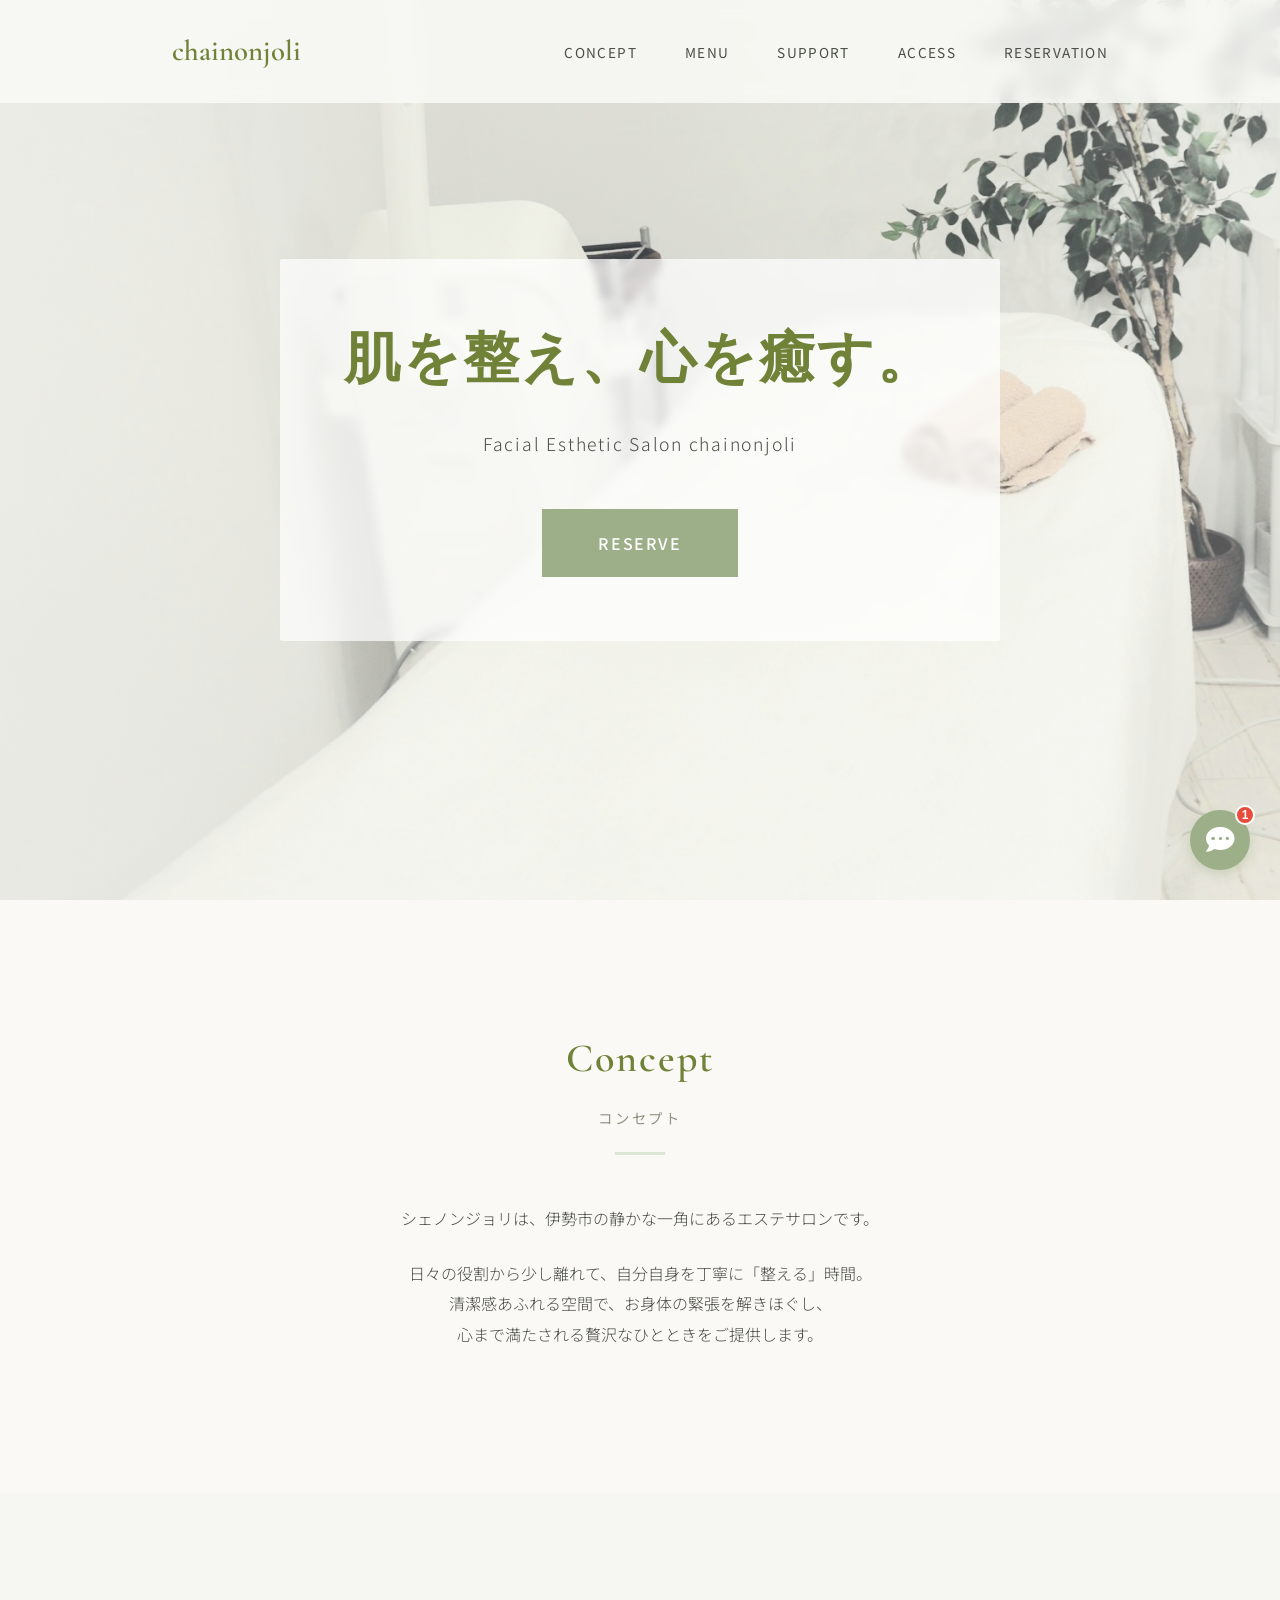
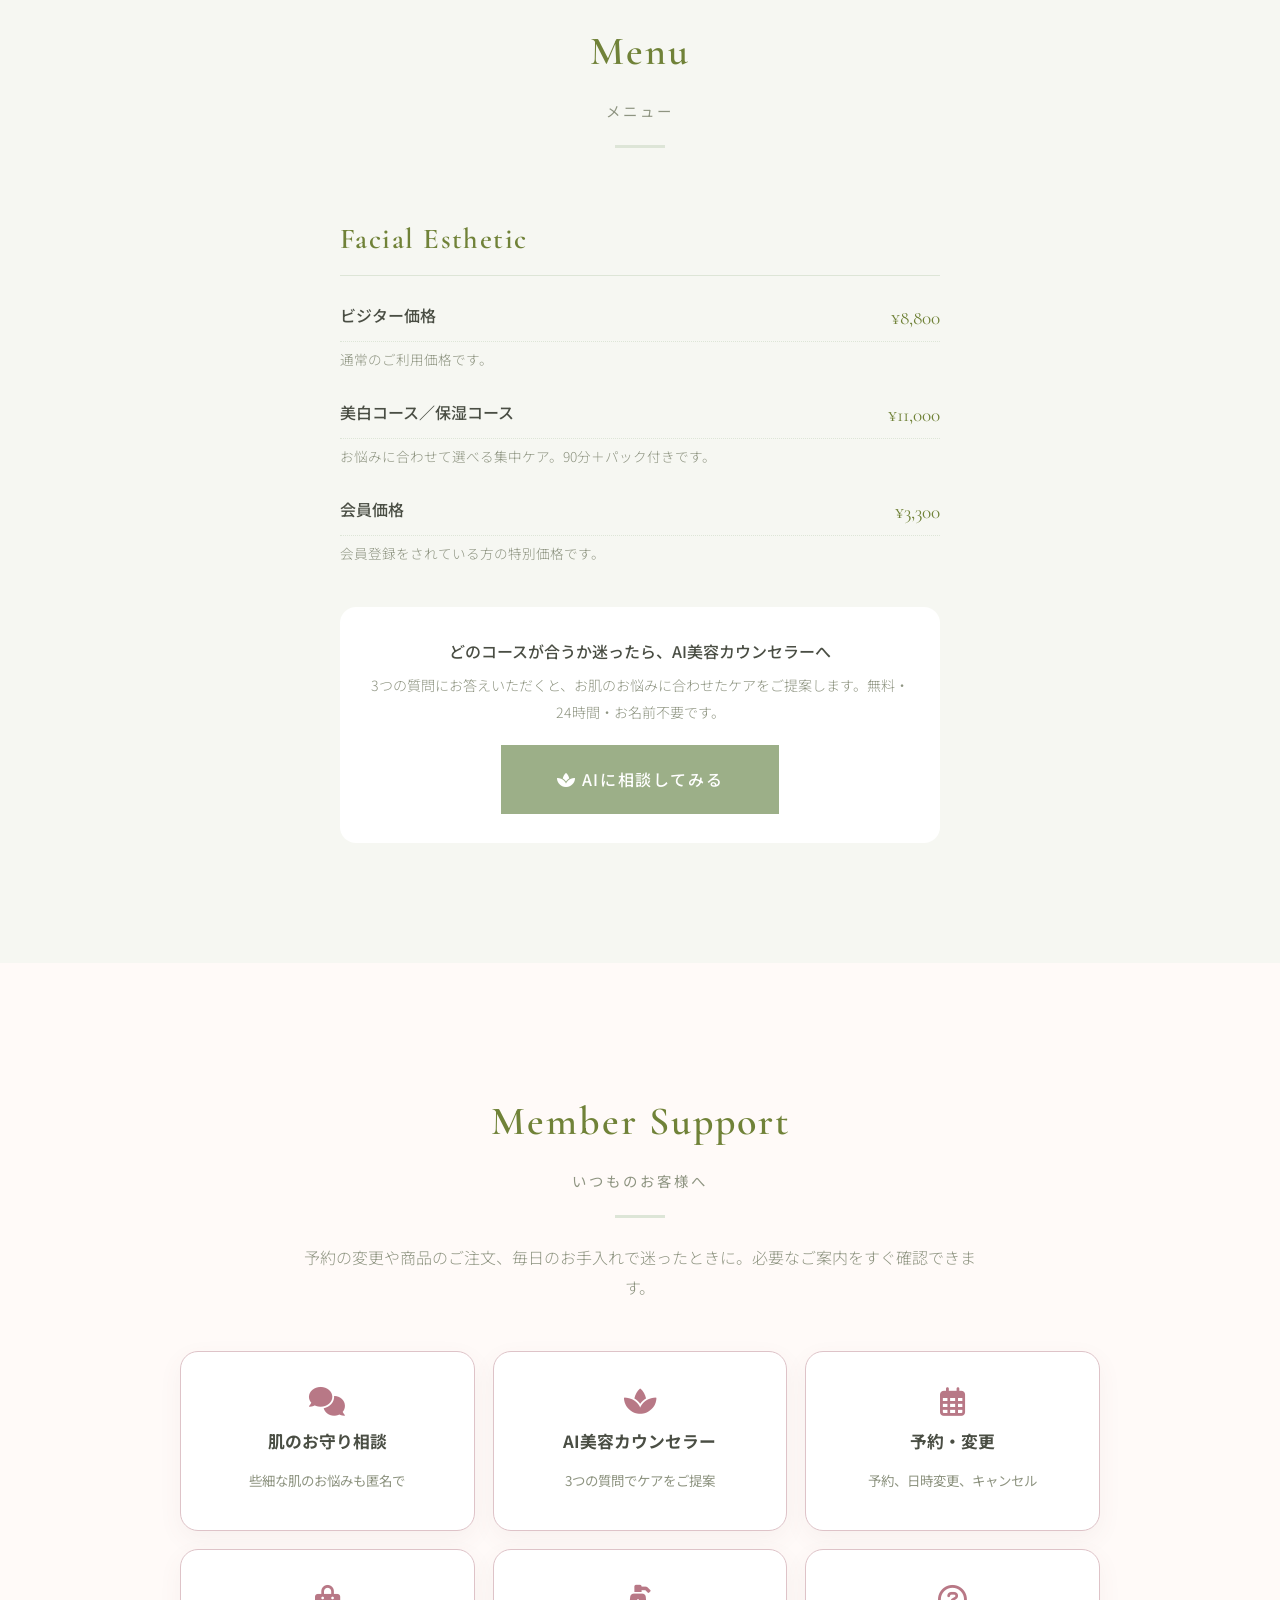
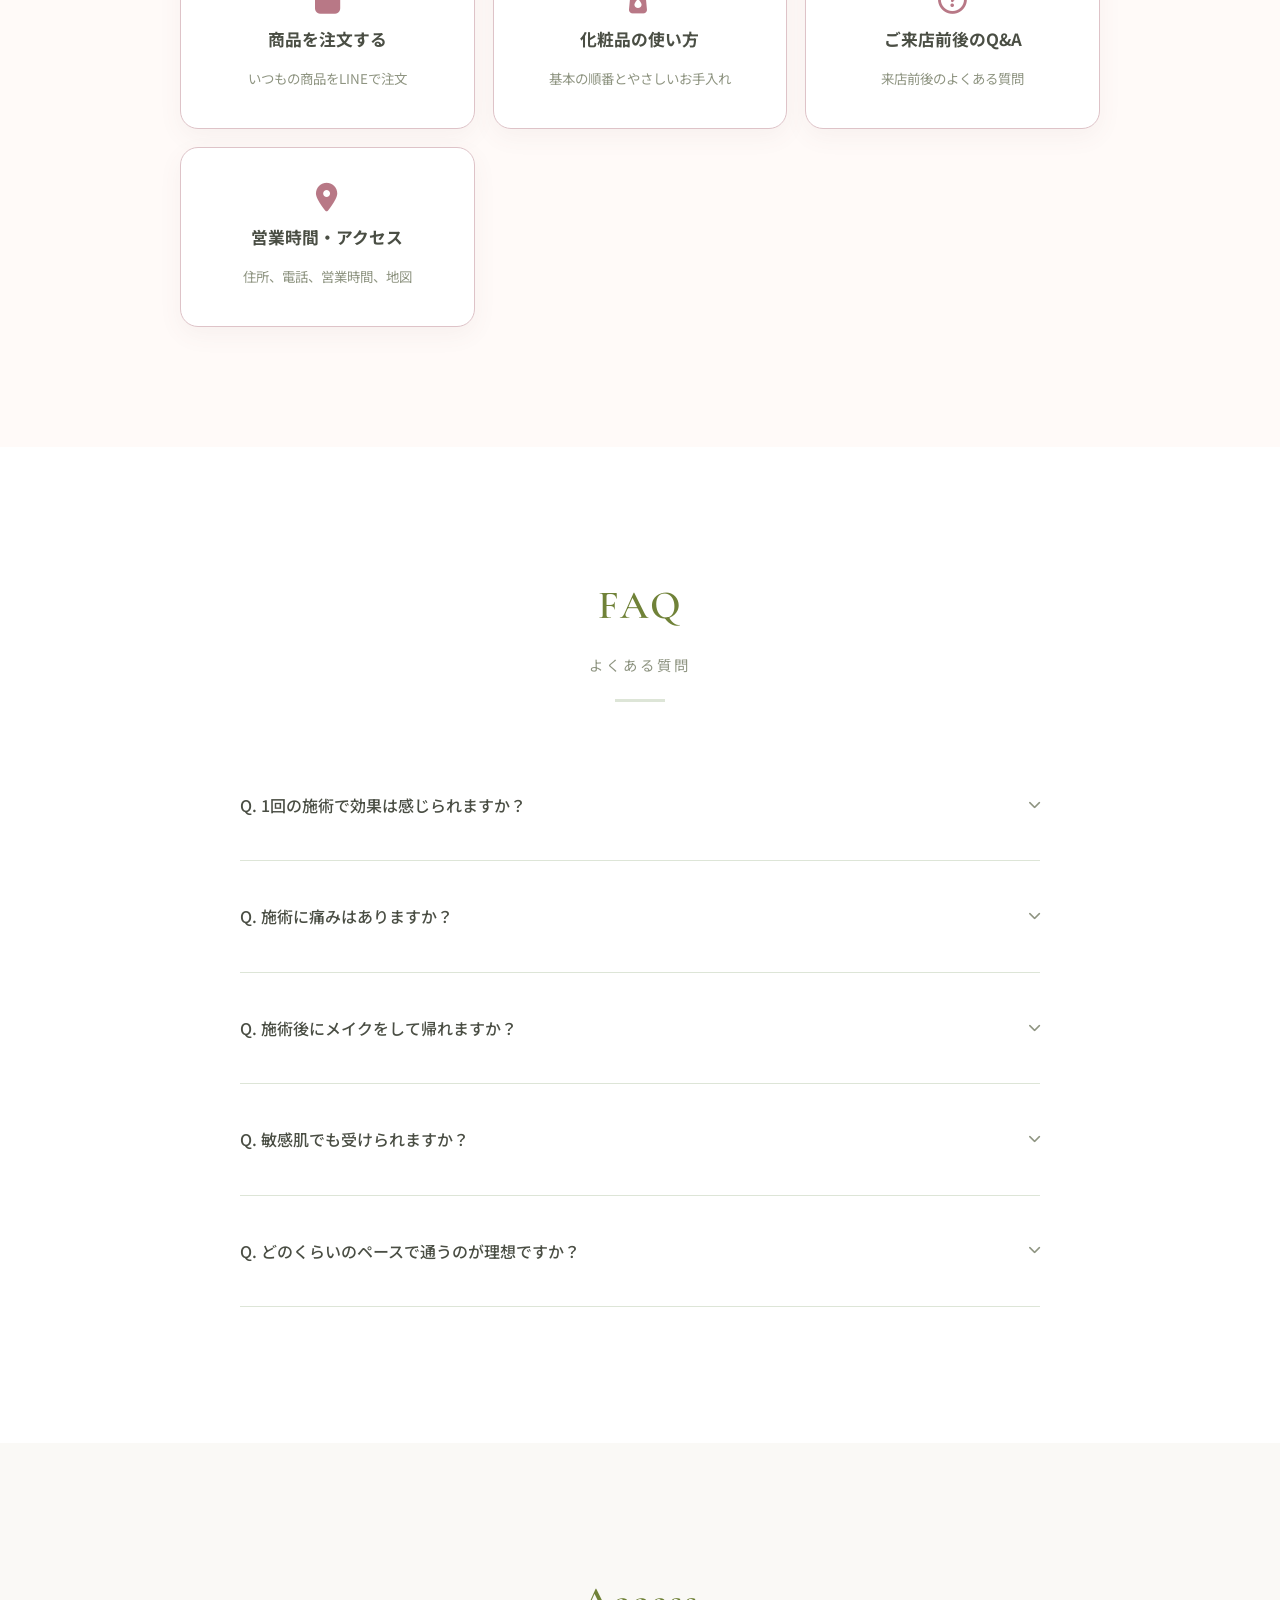
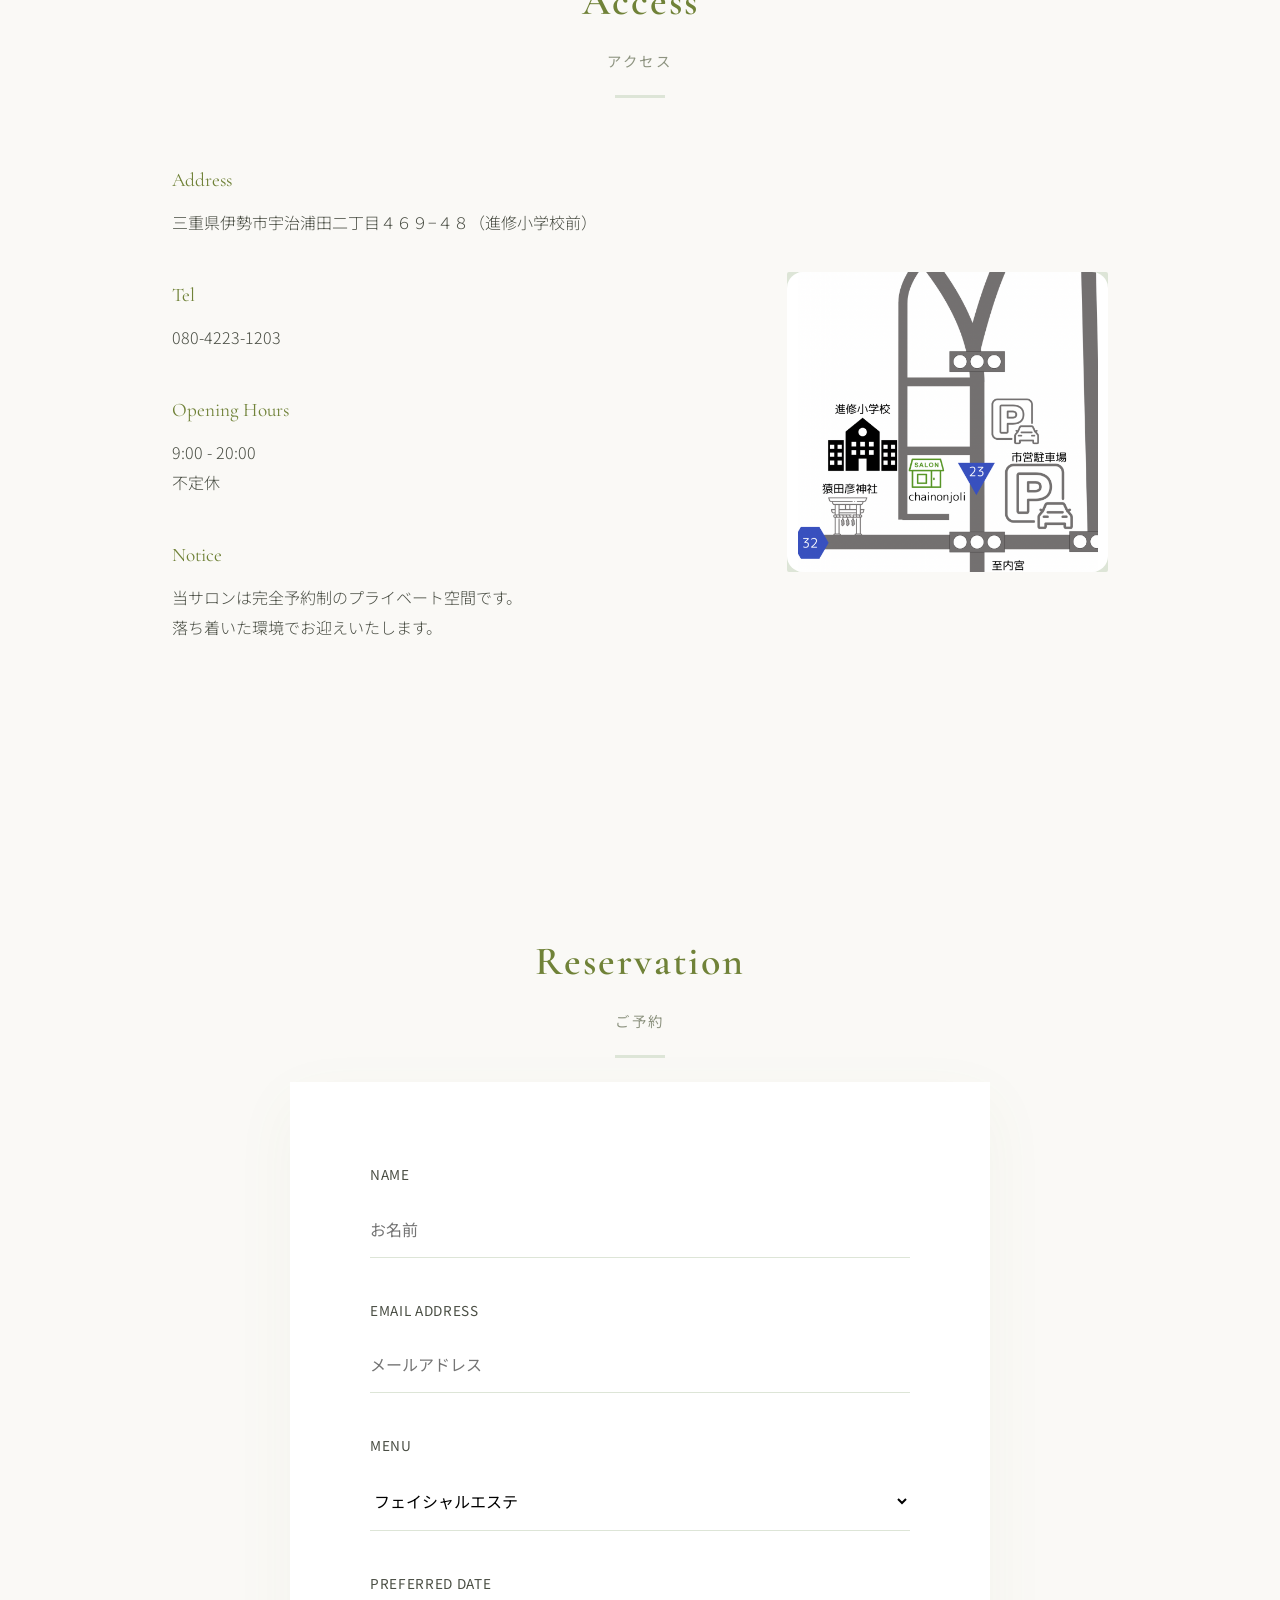
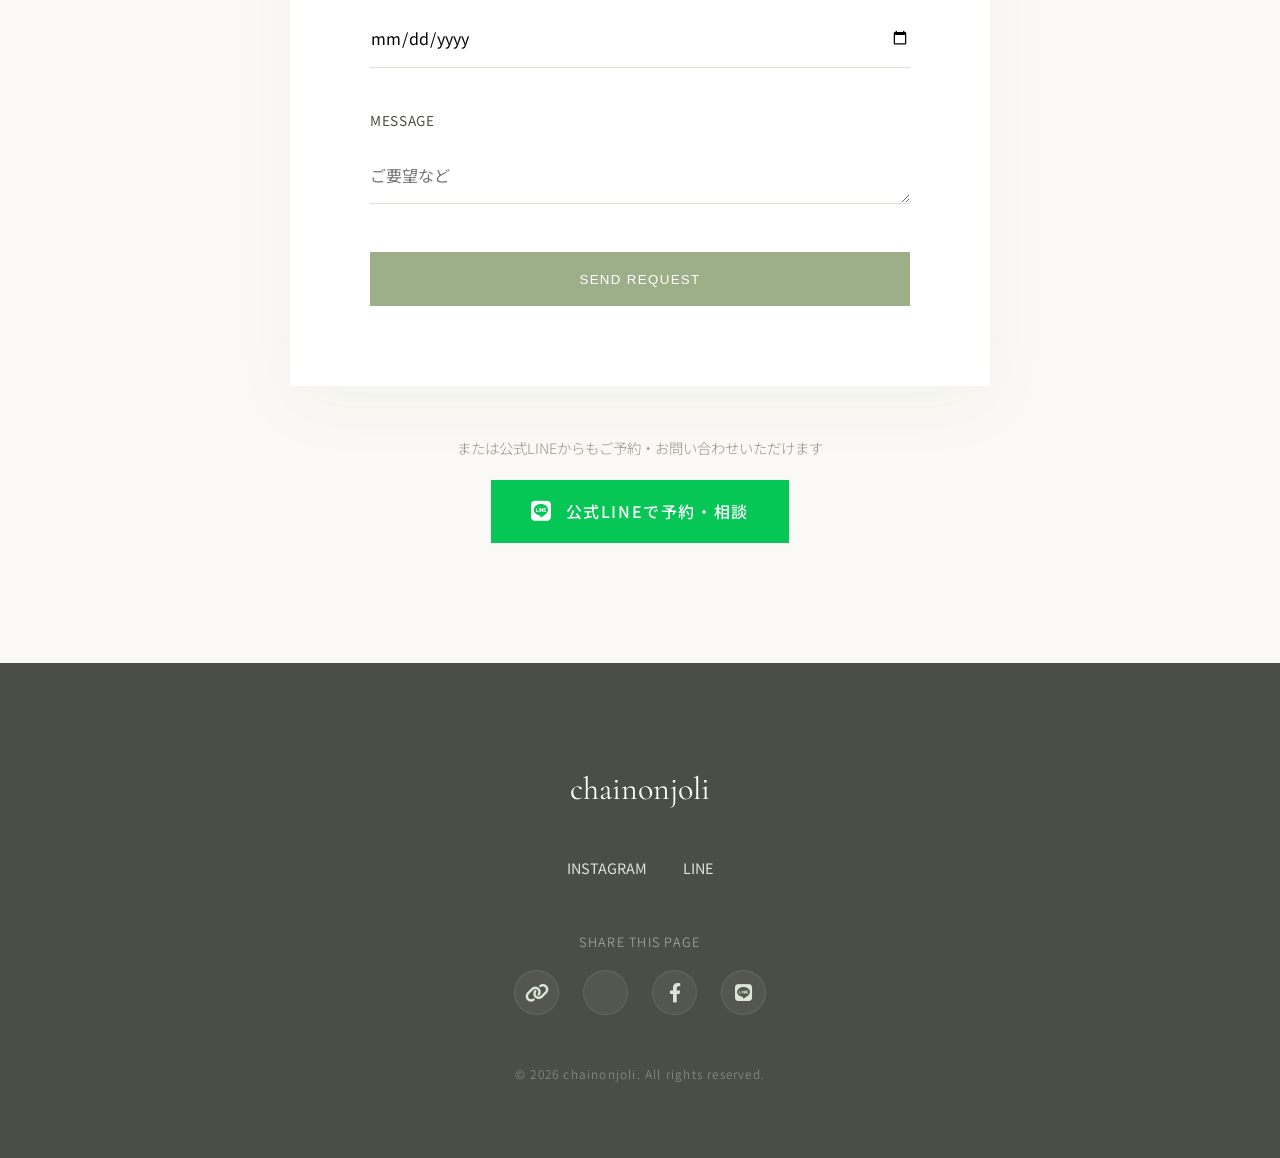
<file: index.html>
<!DOCTYPE html>
<html lang="ja">

<head>
    <meta charset="UTF-8">
    <meta name="viewport" content="width=device-width, initial-scale=1.0">
    <title>chainonjoli | 伊勢市の隠れ家エステサロン - フェイシャル・リンパケア</title>
    <meta name="description"
        content="三重県伊勢市のプライベートエステサロン『chainonjoli（シェノンジョリ）』。たった90分で、心がふっと軽くなる場所。フェイシャル・リンパケアで本来の美しさを引き出します。">
    <meta name="keywords" content="伊勢市, エステ, フェイシャル, リンパケア, シェノンジョリ, chainonjoli, プライベートサロン">

    <!-- Open Graph / Facebook / X -->
    <meta property="og:type" content="website">
    <meta property="og:url" content="https://chainonjoli.com/"> <!-- 実際のURLに合わせて変更可能 -->
    <meta property="og:title" content="chainonjoli | 伊勢市の隠れ家エステサロン">
    <meta property="og:description" content="たった90分で、心がふっと軽くなる場所。自分を愛でる贅沢な時間を、伊勢市の隠れ家サロンで。">
    <meta property="og:image" content="hero.png">

    <link rel="stylesheet" href="style.css">
    <link rel="stylesheet" href="https://cdnjs.cloudflare.com/ajax/libs/font-awesome/6.0.0/css/all.min.css">
</head>

<body>
    <header>
        <div class="container">
            <nav>
                <a href="#" class="logo">chainonjoli</a>
                <ul class="nav-links">
                    <li><a href="#concept">Concept</a></li>
                    <li><a href="#menu">Menu</a></li>
                    <li><a href="#member-support">Support</a></li>
                    <li><a href="#access">Access</a></li>
                    <li><a href="#reservation">Reservation</a></li>
                </ul>
            </nav>
        </div>
    </header>

    <main>
        <section id="hero" class="hero" style="background-image: url('hero.png');">
            <div class="hero-content">
                <h1><span class="ln">肌を整え、</span><span class="ln">心を癒す。</span></h1>
                <p>Facial Esthetic Salon chainonjoli</p>
                <a href="#reservation" class="btn">RESERVE</a>
            </div>
        </section>

        <section id="concept">
            <div class="container">
                <h2>Concept <span class="jp-title">コンセプト</span></h2>
                <div style="text-align: center; max-width: 750px; margin: 3rem auto 0;">
                    <p>シェノンジョリは、伊勢市の静かな一角にあるエステサロンです。</p>
                    <p>日々の役割から少し離れて、自分自身を丁寧に「整える」時間。<br>
                        清潔感あふれる空間で、お身体の緊張を解きほぐし、<br>
                        心まで満たされる贅沢なひとときをご提供します。</p>
                </div>
            </div>
        </section>

        <section id="menu" style="background-color: #f6f7f2;">
            <div class="container">
                <h2>Menu <span class="jp-title">メニュー</span></h2>
                <div class="menu-grid" style="display: block; max-width: 600px; margin: 4rem auto 0;">
                    <div class="menu-category">
                        <h3>Facial Esthetic</h3>
                        <ul class="menu-list">
                            <li>
                                <div class="menu-item-header">
                                    <span class="menu-item-name">ビジター価格</span>
                                    <span class="menu-item-price">¥8,800</span>
                                </div>
                                <p class="menu-item-desc">通常のご利用価格です。</p>
                            </li>
                            <li>
                                <div class="menu-item-header">
                                    <span class="menu-item-name">美白コース／保湿コース</span>
                                    <span class="menu-item-price">¥11,000</span>
                                </div>
                                <p class="menu-item-desc">お悩みに合わせて選べる集中ケア。90分＋パック付きです。</p>
                            </li>
                            <li>
                                <div class="menu-item-header">
                                    <span class="menu-item-name">会員価格</span>
                                    <span class="menu-item-price">¥3,300</span>
                                </div>
                                <p class="menu-item-desc">会員登録をされている方の特別価格です。</p>
                            </li>
                        </ul>
                    </div>
                    <div style="margin-top: 2.5rem; padding: 1.8rem 1.5rem; background: var(--white); border-radius: var(--border-radius); text-align: center;">
                        <p style="margin: 0 0 0.4rem; font-weight: 500;">どのコースが合うか迷ったら、AI美容カウンセラーへ</p>
                        <p style="margin: 0 0 1.2rem; font-size: 0.88rem; color: var(--light-text);">3つの質問にお答えいただくと、お肌のお悩みに合わせたケアをご提案します。無料・24時間・お名前不要です。</p>
                        <a class="btn" href="https://chainonjoli.github.io/salon-AI-OS/#counsel" target="_blank" rel="noopener">
                            <i class="fas fa-spa"></i> AIに相談してみる
                        </a>
                    </div>
                </div>
            </div>
        </section>

        <section id="member-support" class="member-support">
            <div class="container">
                <h2>Member Support <span class="jp-title">いつものお客様へ</span></h2>
                <p class="support-lead">予約の変更や商品のご注文、毎日のお手入れで迷ったときに。必要なご案内をすぐ確認できます。</p>
                <div class="support-grid">
                    <a class="support-card" href="?chat=open"><i class="fas fa-comments"></i><strong>肌のお守り相談</strong><span>些細な肌のお悩みも匿名で</span></a>
                    <a class="support-card" href="https://chainonjoli.github.io/salon-AI-OS/#counsel" target="_blank" rel="noopener"><i class="fas fa-spa"></i><strong>AI美容カウンセラー</strong><span>3つの質問でケアをご提案</span></a>
                    <a class="support-card" href="reservation-change.html"><i class="far fa-calendar-alt"></i><strong>予約・変更</strong><span>予約、日時変更、キャンセル</span></a>
                    <a class="support-card" href="product-order.html"><i class="fas fa-shopping-bag"></i><strong>商品を注文する</strong><span>いつもの商品をLINEで注文</span></a>
                    <a class="support-card" href="skincare-guide.html"><i class="fas fa-pump-soap"></i><strong>化粧品の使い方</strong><span>基本の順番とやさしいお手入れ</span></a>
                    <a class="support-card" href="visit-guide.html"><i class="far fa-question-circle"></i><strong>ご来店前後のQ&amp;A</strong><span>来店前後のよくある質問</span></a>
                    <a class="support-card" href="#access"><i class="fas fa-map-marker-alt"></i><strong>営業時間・アクセス</strong><span>住所、電話、営業時間、地図</span></a>
                </div>
            </div>
        </section>

        <section id="faq" style="background-color: var(--white);">
            <div class="container">
                <h2>FAQ <span class="jp-title">よくある質問</span></h2>
                <div class="faq-container" style="max-width: 800px; margin: 4rem auto 0;">
                    <div class="faq-item">
                        <div class="faq-question">
                            <span>Q. 1回の施術で効果は感じられますか？</span>
                            <i class="fas fa-chevron-down"></i>
                        </div>
                        <div class="faq-answer">
                            <p>はい、多くのお客様が1回の施術で肌のトーンアップやフェイスラインのスッキリ感などを実感されています。継続していただくことで、より理想的な肌状態を維持しやすくなります。</p>
                        </div>
                    </div>
                    <div class="faq-item">
                        <div class="faq-question">
                            <span>Q. 施術に痛みはありますか？</span>
                            <i class="fas fa-chevron-down"></i>
                        </div>
                        <div class="faq-answer">
                            <p>当サロンの施術はリラクゼーションを重視しており、強い痛みを感じるような内容ではございません。心地よい刺激で、多くの方が眠ってしまうほどリラックスして受けられています。</p>
                        </div>
                    </div>
                    <div class="faq-item">
                        <div class="faq-question">
                            <span>Q. 施術後にメイクをして帰れますか？</span>
                            <i class="fas fa-chevron-down"></i>
                        </div>
                        <div class="faq-answer">
                            <p>はい、可能です。ドレッサーをご用意しておりますので、施術後にメイク直しをしていただけます。また、ご希望の方には施術後のメイクサービスを無料でさせていただきます。普段お使いのメイク道具をお持ちいただくことも可能です。
                            </p>
                        </div>
                    </div>
                    <div class="faq-item">
                        <div class="faq-question">
                            <span>Q. 敏感肌でも受けられますか？</span>
                            <i class="fas fa-chevron-down"></i>
                        </div>
                        <div class="faq-answer">
                            <p>お客様のお悩みや肌質に合わせたカウンセリングを行い、使用する商材や力加減を調整いたします。不安な方は事前のパッチテストなどもご相談いただけます。</p>
                        </div>
                    </div>
                    <div class="faq-item">
                        <div class="faq-question">
                            <span>Q. どのくらいのペースで通うのが理想ですか？</span>
                            <i class="fas fa-chevron-down"></i>
                        </div>
                        <div class="faq-answer">
                            <p>肌のターンオーバーに合わせて、最初は2週間に1回、状態が安定してきましたら1ヶ月に1回程度のメンテナンスをおすすめしております。お客様の目標に合わせて最適なプランをご提案します。
                            </p>
                        </div>
                    </div>
                </div>
            </div>
        </section>

        <section id="access">
            <div class="container">
                <h2>Access <span class="jp-title">アクセス</span></h2>
                <div class="access-flex">
                    <div class="access-info">
                        <div class="access-detail">
                            <label>Address</label>
                            <p>三重県伊勢市宇治浦田二丁目４６９−４８（進修小学校前）</p>
                        </div>
                        <div class="access-detail">
                            <label>Tel</label>
                            <p>080-4223-1203</p>
                        </div>
                        <div class="access-detail">
                            <label>Opening Hours</label>
                            <p>9:00 - 20:00<br>不定休</p>
                        </div>
                        <div class="access-detail">
                            <label>Notice</label>
                            <p>当サロンは完全予約制のプライベート空間です。<br>落ち着いた環境でお迎えいたします。</p>
                        </div>
                    </div>
                    <div class="map-box">
                        <img src="map.png" alt="Map"
                            style="width: 100%; height: 100%; object-fit: contain; border-radius: var(--border-radius); background: var(--white);">
                    </div>
                </div>
            </div>
        </section>

        <section id="reservation">
            <div class="container">
                <h2>Reservation <span class="jp-title">ご予約</span></h2>
                <div class="form-card">
                    <form id="booking-form">
                        <div class="form-field">
                            <label for="name">NAME</label>
                            <input type="text" id="name" name="name" placeholder="お名前" required>
                        </div>
                        <div class="form-field">
                            <label for="email">EMAIL ADDRESS</label>
                            <input type="email" id="email" name="email" placeholder="メールアドレス" required>
                        </div>
                        <div class="form-field">
                            <label for="menu-select">MENU</label>
                            <select id="menu-select" name="menu">
                                <option value="facial">フェイシャルエステ</option>
                                <option value="other">その他（ご相談）</option>
                            </select>
                        </div>
                        <div class="form-field">
                            <label for="date">PREFERRED DATE</label>
                            <input type="date" id="date" name="date" required>
                        </div>
                        <div class="form-field">
                            <label for="message">MESSAGE</label>
                            <textarea id="message" name="message" rows="1" placeholder="ご要望など"></textarea>
                        </div>
                        <button type="submit" class="btn" style="width: 100%;">SEND REQUEST</button>
                    </form>
                    <div id="reservation-status" class="status-message"
                        style="display: none; margin-top: 2rem; padding: 2rem; text-align: center; border-radius: var(--border-radius); border: 1px solid var(--secondary-color);">
                        <p class="status-loading">送信中...</p>
                        <div class="status-success" style="display: none;">
                            <i class="fas fa-check-circle"
                                style="color: var(--primary-color); font-size: 2.5rem; margin-bottom: 1rem; display: block;"></i>
                            <p style="font-weight: 500;">ご予約の依頼を承りました。</p>
                            <p style="font-size: 0.9rem; color: var(--light-text);">
                                カレンダーへの登録が完了しました。別途メールクライアントを起動しますので、そのまま送信ボタンを押してください。</p>
                        </div>
                    </div>
                </div>
                <div style="text-align: center; margin-top: 3rem;">
                    <p style="margin-bottom: 1.2rem; color: var(--light-text); font-size: 0.9rem;">
                        または公式LINEからもご予約・お問い合わせいただけます</p>
                    <a href="https://lin.ee/O1jhrwd" target="_blank" class="btn btn-line">
                        <i class="fab fa-line"></i>
                        公式LINEで予約・相談
                    </a>
                </div>
            </div>
        </section>
    </main>

    <footer>
        <div class="container">
            <div class="footer-logo">chainonjoli</div>
            <div class="social-links">
                <a href="https://www.instagram.com/chainonjoli/" target="_blank">INSTAGRAM</a>
                <a href="https://lin.ee/O1jhrwd" target="_blank">LINE</a>
            </div>
            <div class="share-section">
                <p>Share this page</p>
                <div class="share-buttons">
                    <button id="share-link" class="share-btn" title="Copy Link"><i class="fas fa-link"></i></button>
                    <a href="#" id="share-x" target="_blank" class="share-btn" title="Share on X"><i
                            class="fab fa-x-twitter"></i></a>
                    <a href="#" id="share-facebook" target="_blank" class="share-btn" title="Share on Facebook"><i
                            class="fab fa-facebook-f"></i></a>
                    <a href="#" id="share-line" target="_blank" class="share-btn" title="Share on LINE"><i
                            class="fab fa-line"></i></a>
                </div>
            </div>
            <p class="copyright">&copy; 2026 chainonjoli. All rights reserved.</p>
        </div>
    </footer>

    <!-- Chatbot Widget -->
    <div id="chat-widget">
        <!-- Chat Icon -->
        <button id="chat-toggle-btn" class="chat-toggle-btn" aria-label="Open chat">
            <i class="fas fa-comment-dots"></i>
            <span class="chat-notification">1</span>
        </button>

        <!-- Chat Window -->
        <div id="chat-window" class="chat-window hidden">
            <div class="chat-header">
                <div class="chat-header-info">
                    <img src="hero.png" alt="Bot avatar" class="chat-avatar"
                        onerror="this.src='data:image/svg+xml;utf8,<svg xmlns=\'http://www.w3.org/2000/svg\' width=\'40\' height=\'40\'><rect width=\'40\' height=\'40\' fill=\'#9CAF88\'/><text x=\'50%\' y=\'50%\' font-family=\'sans-serif\' font-size=\'20\' fill=\'white\' text-anchor=\'middle\' dy=\'.3em\'>C</text></svg>'">
                    <div>
                        <h4>肌のお守りチャット</h4>
                        <p class="chat-status">匿名で相談できます</p>
                    </div>
                </div>
                <button id="chat-close-btn" class="chat-close-btn" aria-label="Close chat">
                    <i class="fas fa-times"></i>
                </button>
            </div>

            <div id="chat-messages" class="chat-messages">
                <div class="message bot-message">
                    <div class="message-content">
                        こんにちは。肌のお守りチャットです🌿<br>
                        お名前を入力せずに相談できます。<br>
                        「こんなこと聞いていいのかな？」という小さな疑問も、気軽に教えてください。
                    </div>
                </div>
                <div id="chat-quick-actions" class="chat-quick-actions" aria-label="相談内容を選ぶ">
                    <button type="button" data-message="ニキビ・吹き出物について相談したい">ニキビ・吹き出物</button>
                    <button type="button" data-message="シミ・くすみについて相談したい">シミ・くすみ</button>
                    <button type="button" data-message="シワ・たるみについて相談したい">シワ・たるみ</button>
                    <button type="button" data-message="乾燥・つっぱりについて相談したい">乾燥・つっぱり</button>
                    <button type="button" data-message="赤み・かゆみについて相談したい">赤み・かゆみ</button>
                    <button type="button" data-message="化粧品の使い方を知りたい">化粧品の使い方</button>
                    <button type="button" data-message="うまく説明できないので、一緒に整理してほしい">うまく説明できない</button>
                    <button type="button" data-action="owner">オーナーに相談したい</button>
                </div>
            </div>

            <div class="chat-input-area">
                <form id="chat-form" class="chat-form">
                    <input type="text" id="chat-input" class="chat-input" placeholder="メッセージを入力..." required
                        autocomplete="off">
                    <button type="submit" id="chat-send-btn" class="chat-send-btn" aria-label="Send message" disabled>
                        <i class="fas fa-paper-plane"></i>
                    </button>
                </form>
                <p class="chat-disclaimer">診断・治療は行いません。強い症状や急な悪化は医療機関へご相談ください。</p>
            </div>
        </div>
    </div>

    <script src="script.js"></script>
</body>

</html>
</file>
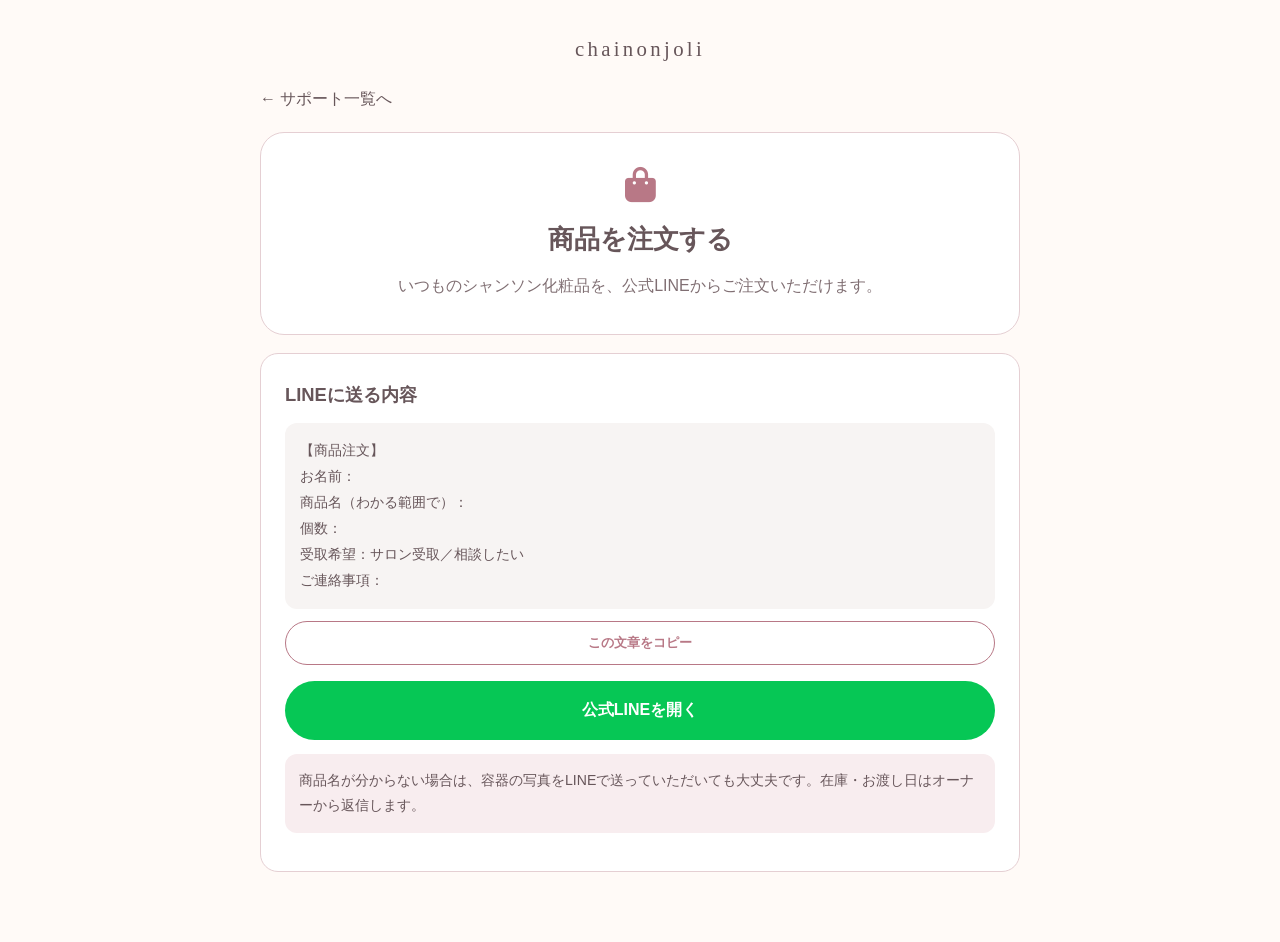
<file: product-order.html>
<!doctype html><html lang="ja"><head><meta charset="utf-8"><meta name="viewport" content="width=device-width,initial-scale=1"><title>商品を注文する｜chainonjoli</title><link rel="stylesheet" href="support.css"><link rel="stylesheet" href="https://cdnjs.cloudflare.com/ajax/libs/font-awesome/6.0.0/css/all.min.css"></head><body><main class="wrap"><div class="brand">chainonjoli</div><a class="back" href="index.html#member-support">← サポート一覧へ</a><section class="hero"><i class="fas fa-shopping-bag"></i><h1>商品を注文する</h1><p>いつものシャンソン化粧品を、公式LINEからご注文いただけます。</p></section><section class="panel"><h2>LINEに送る内容</h2><div id="order-template" class="template">【商品注文】<br>お名前：<br>商品名（わかる範囲で）：<br>個数：<br>受取希望：サロン受取／相談したい<br>ご連絡事項：</div><button class="copy" data-copy="order-template">この文章をコピー</button><a class="btn line" href="https://lin.ee/O1jhrwd">公式LINEを開く</a><p class="note">商品名が分からない場合は、容器の写真をLINEで送っていただいても大丈夫です。在庫・お渡し日はオーナーから返信します。</p></section></main><script src="support.js"></script></body></html>
</file>
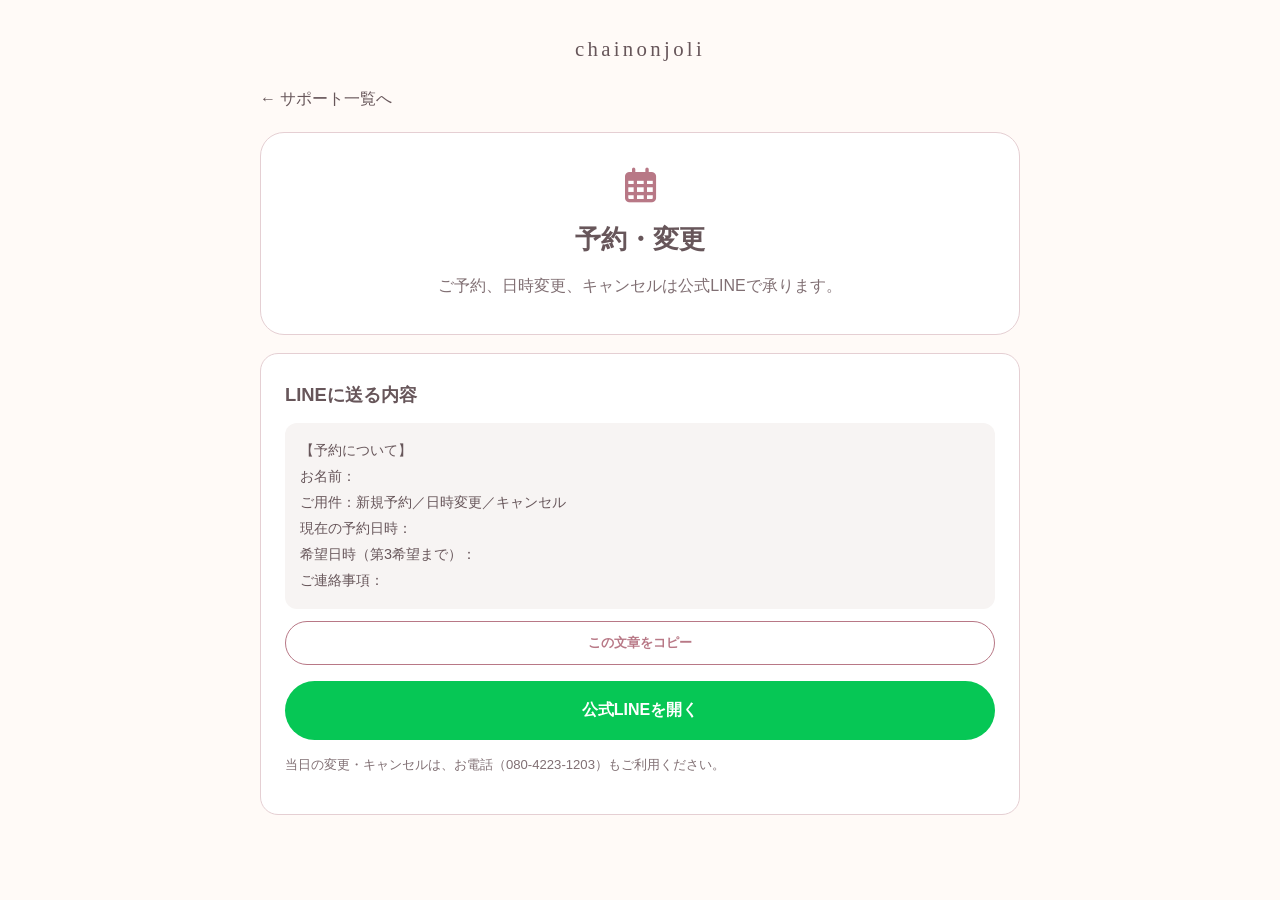
<file: reservation-change.html>
<!doctype html><html lang="ja"><head><meta charset="utf-8"><meta name="viewport" content="width=device-width,initial-scale=1"><title>予約・変更｜chainonjoli</title><link rel="stylesheet" href="support.css"><link rel="stylesheet" href="https://cdnjs.cloudflare.com/ajax/libs/font-awesome/6.0.0/css/all.min.css"></head><body><main class="wrap"><div class="brand">chainonjoli</div><a class="back" href="index.html#member-support">← サポート一覧へ</a><section class="hero"><i class="far fa-calendar-alt"></i><h1>予約・変更</h1><p>ご予約、日時変更、キャンセルは公式LINEで承ります。</p></section><section class="panel"><h2>LINEに送る内容</h2><div id="reserve-template" class="template">【予約について】<br>お名前：<br>ご用件：新規予約／日時変更／キャンセル<br>現在の予約日時：<br>希望日時（第3希望まで）：<br>ご連絡事項：</div><button class="copy" data-copy="reserve-template">この文章をコピー</button><a class="btn line" href="https://lin.ee/O1jhrwd">公式LINEを開く</a><p class="small">当日の変更・キャンセルは、お電話（080-4223-1203）もご利用ください。</p></section></main><script src="support.js"></script></body></html>
</file>
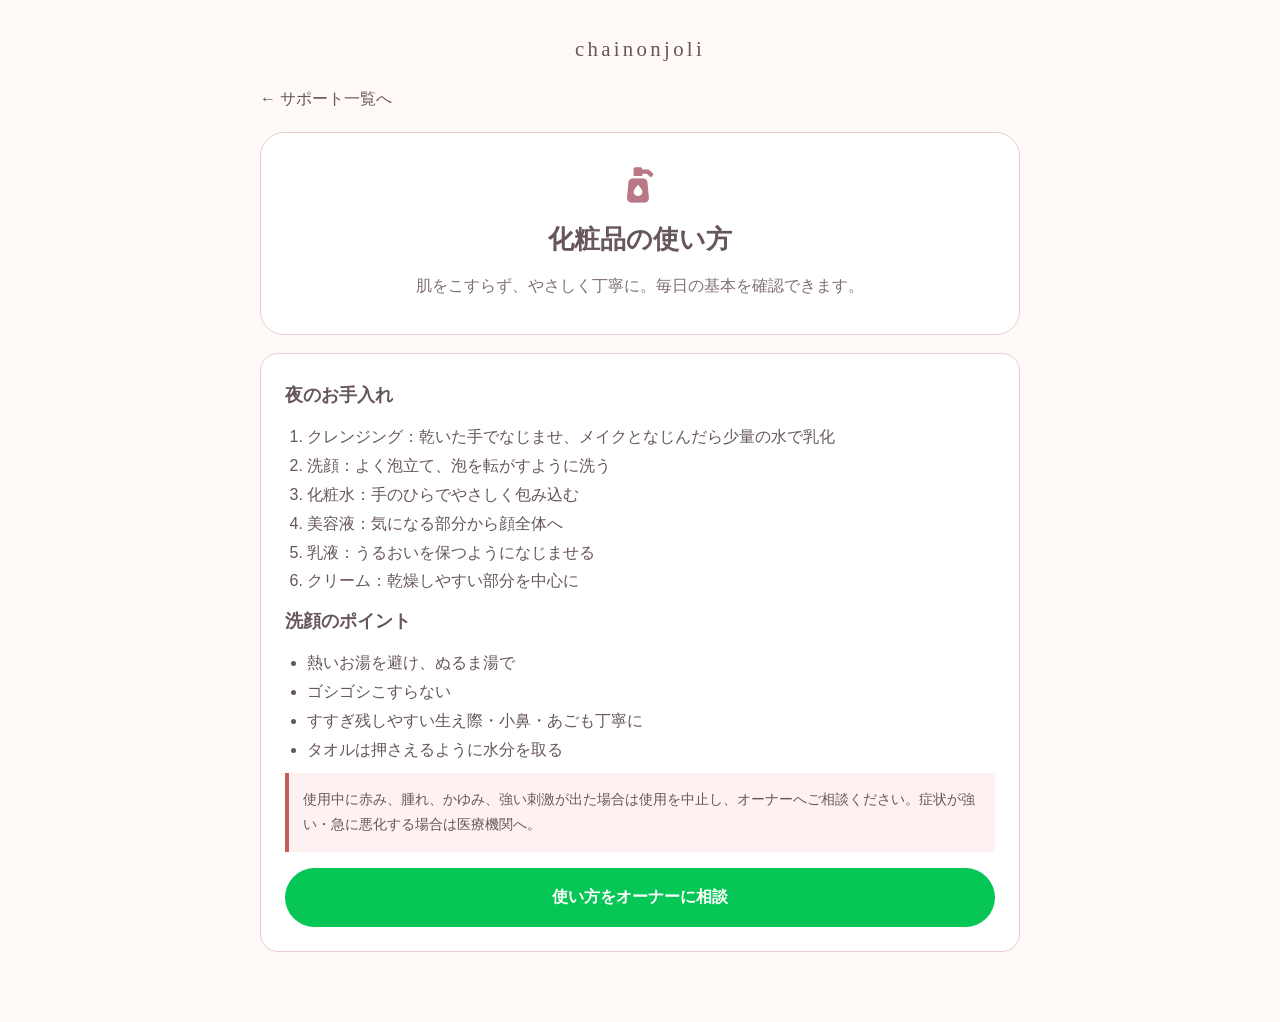
<file: skincare-guide.html>
<!doctype html><html lang="ja"><head><meta charset="utf-8"><meta name="viewport" content="width=device-width,initial-scale=1"><title>化粧品の使い方｜chainonjoli</title><link rel="stylesheet" href="support.css"><link rel="stylesheet" href="https://cdnjs.cloudflare.com/ajax/libs/font-awesome/6.0.0/css/all.min.css"></head><body><main class="wrap"><div class="brand">chainonjoli</div><a class="back" href="index.html#member-support">← サポート一覧へ</a><section class="hero"><i class="fas fa-pump-soap"></i><h1>化粧品の使い方</h1><p>肌をこすらず、やさしく丁寧に。毎日の基本を確認できます。</p></section><section class="panel"><h2>夜のお手入れ</h2><ol><li>クレンジング：乾いた手でなじませ、メイクとなじんだら少量の水で乳化</li><li>洗顔：よく泡立て、泡を転がすように洗う</li><li>化粧水：手のひらでやさしく包み込む</li><li>美容液：気になる部分から顔全体へ</li><li>乳液：うるおいを保つようになじませる</li><li>クリーム：乾燥しやすい部分を中心に</li></ol><h2>洗顔のポイント</h2><ul><li>熱いお湯を避け、ぬるま湯で</li><li>ゴシゴシこすらない</li><li>すすぎ残しやすい生え際・小鼻・あごも丁寧に</li><li>タオルは押さえるように水分を取る</li></ul><div class="danger">使用中に赤み、腫れ、かゆみ、強い刺激が出た場合は使用を中止し、オーナーへご相談ください。症状が強い・急に悪化する場合は医療機関へ。</div><a class="btn line" href="https://lin.ee/O1jhrwd">使い方をオーナーに相談</a></section></main></body></html>
</file>
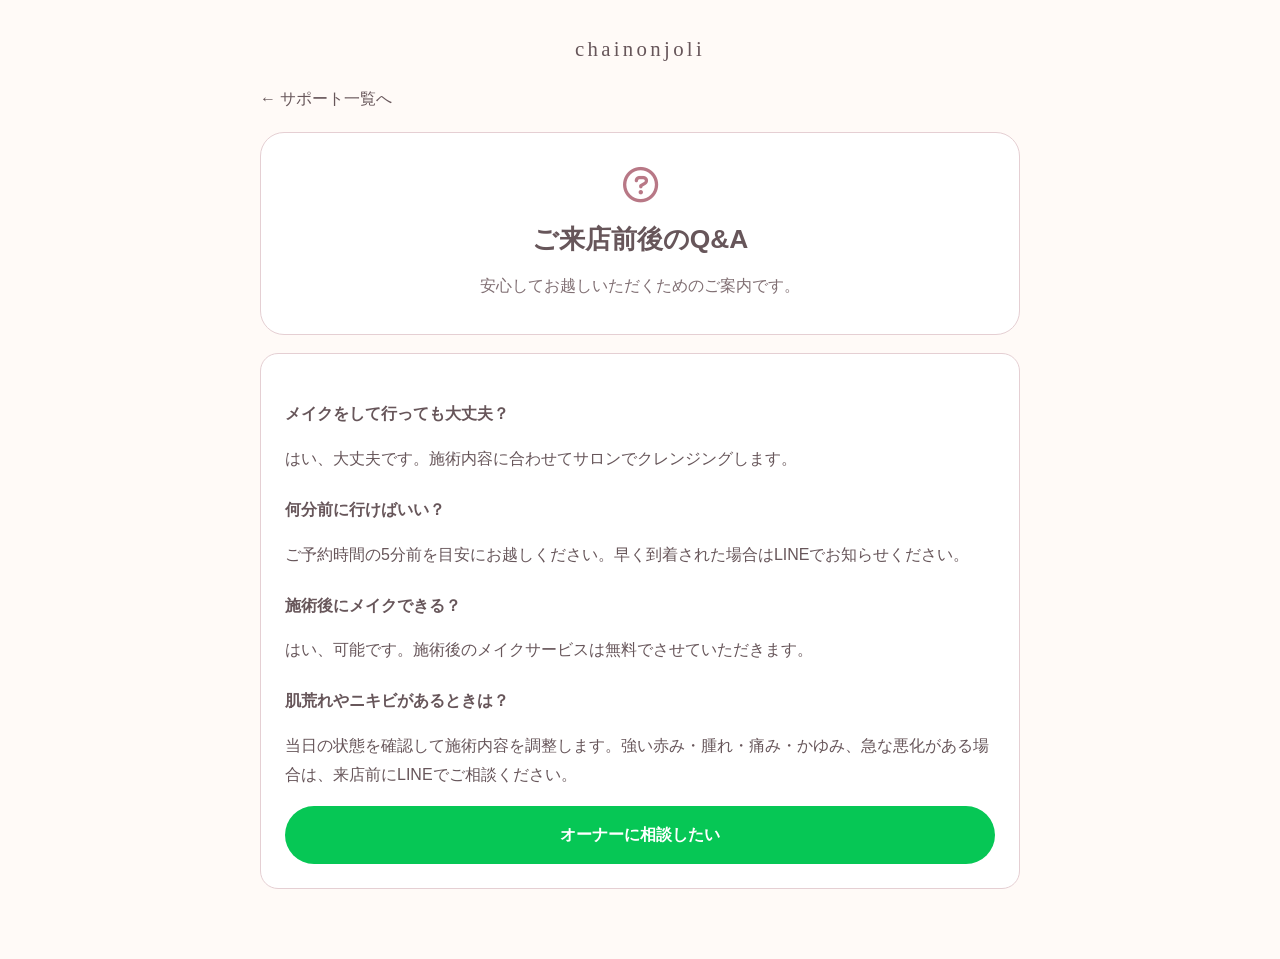
<file: visit-guide.html>
<!doctype html><html lang="ja"><head><meta charset="utf-8"><meta name="viewport" content="width=device-width,initial-scale=1"><title>ご来店前後のQ&A｜chainonjoli</title><link rel="stylesheet" href="support.css"><link rel="stylesheet" href="https://cdnjs.cloudflare.com/ajax/libs/font-awesome/6.0.0/css/all.min.css"></head><body><main class="wrap"><div class="brand">chainonjoli</div><a class="back" href="index.html#member-support">← サポート一覧へ</a><section class="hero"><i class="far fa-question-circle"></i><h1>ご来店前後のQ&amp;A</h1><p>安心してお越しいただくためのご案内です。</p></section><section class="panel"><h3>メイクをして行っても大丈夫？</h3><p>はい、大丈夫です。施術内容に合わせてサロンでクレンジングします。</p><h3>何分前に行けばいい？</h3><p>ご予約時間の5分前を目安にお越しください。早く到着された場合はLINEでお知らせください。</p><h3>施術後にメイクできる？</h3><p>はい、可能です。施術後のメイクサービスは無料でさせていただきます。</p><h3>肌荒れやニキビがあるときは？</h3><p>当日の状態を確認して施術内容を調整します。強い赤み・腫れ・痛み・かゆみ、急な悪化がある場合は、来店前にLINEでご相談ください。</p><a class="btn line" href="https://lin.ee/O1jhrwd">オーナーに相談したい</a></section></main></body></html>
</file>
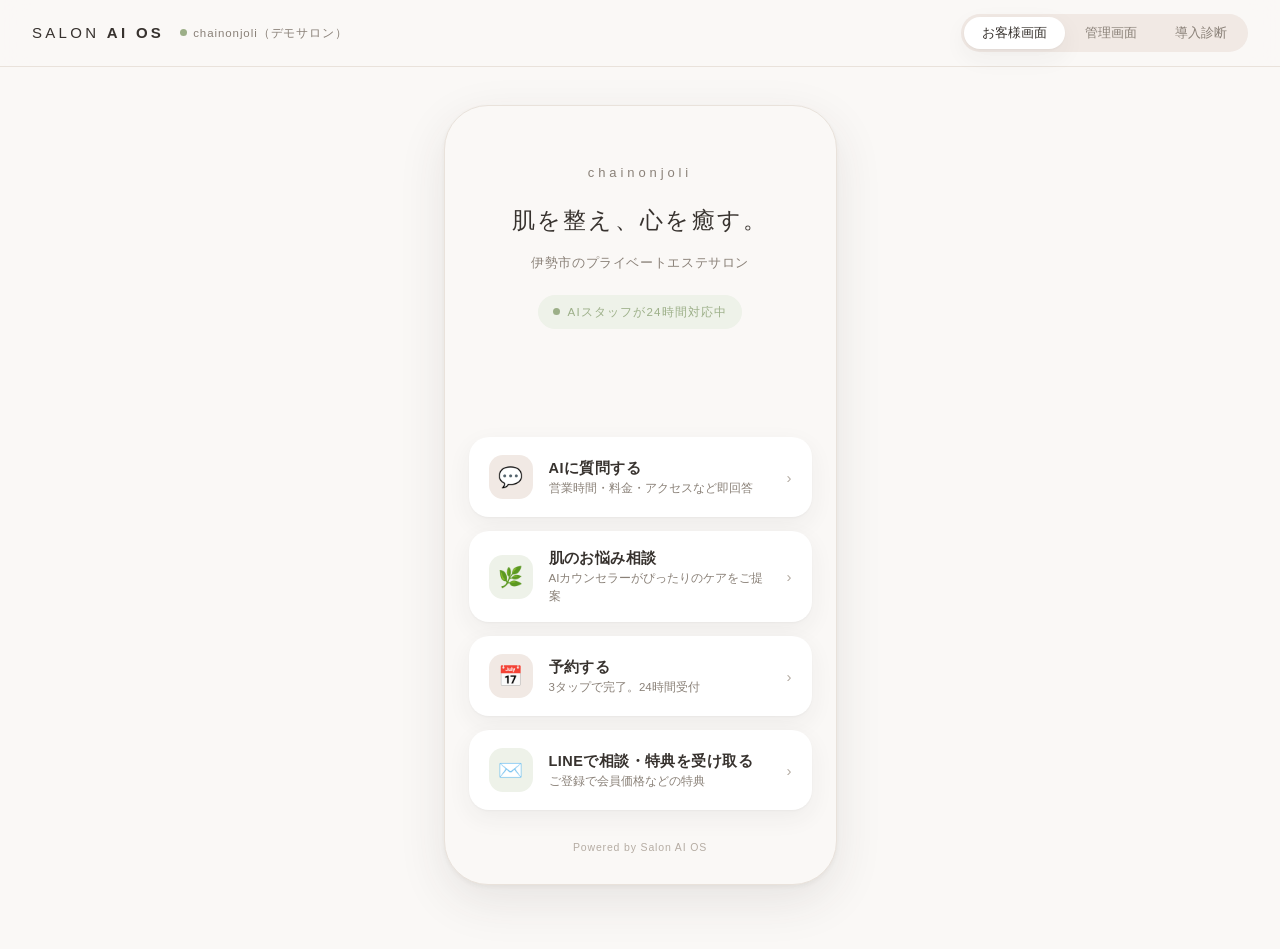
<file: salon-ai-os/prototype.html>
<!DOCTYPE html>
<html lang="ja">
<head>
<meta charset="UTF-8">
<meta name="viewport" content="width=device-width, initial-scale=1.0, viewport-fit=cover">
<title>Salon AI OS — プロトタイプ</title>
<meta name="description" content="AIスタッフが24時間働くサロンを実現する Salon AI OS のクリック可能プロトタイプ">
</head>
<body>
<style>
/* ============================================================
   Salon AI OS — Design Tokens
   ============================================================ */
:root{
  --paper:#FAF8F6;          /* 温白 */
  --card:#FFFFFF;
  --ink:#37322E;            /* 墨ブラウン */
  --muted:#8A8178;          /* 温グレー */
  --faint:#B5ACA3;
  --accent:#A88B7D;         /* くすみローズベージュ */
  --accent-deep:#8F7264;
  --accent-soft:#F1E9E4;    /* 淡ブラッシュ */
  --sage:#9CAF88;           /* セージ（補助） */
  --sage-soft:#EEF2E9;
  --line:#E9E2DB;           /* ヘアライン */
  --ok:#7A9B6D;
  --warn:#C2917B;
  --shadow:0 1px 2px rgba(55,50,46,.04), 0 8px 24px rgba(55,50,46,.06);
  --shadow-lg:0 2px 4px rgba(55,50,46,.05), 0 16px 48px rgba(55,50,46,.10);
  --r:20px;
  --r-sm:14px;
}
@media (prefers-color-scheme: dark){
  :root{
    --paper:#1E1B18; --card:#282420; --ink:#EDE7E1; --muted:#A79C91;
    --faint:#7A7168; --accent:#C2A392; --accent-deep:#D4B8A8;
    --accent-soft:#38302B; --sage:#A9BC96; --sage-soft:#2C3126;
    --line:#3A342E; --ok:#93B285; --warn:#D0A58F;
    --shadow:0 1px 2px rgba(0,0,0,.2), 0 8px 24px rgba(0,0,0,.25);
    --shadow-lg:0 2px 4px rgba(0,0,0,.25), 0 16px 48px rgba(0,0,0,.35);
  }
}
:root[data-theme="dark"]{
  --paper:#1E1B18; --card:#282420; --ink:#EDE7E1; --muted:#A79C91;
  --faint:#7A7168; --accent:#C2A392; --accent-deep:#D4B8A8;
  --accent-soft:#38302B; --sage:#A9BC96; --sage-soft:#2C3126;
  --line:#3A342E; --ok:#93B285; --warn:#D0A58F;
  --shadow:0 1px 2px rgba(0,0,0,.2), 0 8px 24px rgba(0,0,0,.25);
  --shadow-lg:0 2px 4px rgba(0,0,0,.25), 0 16px 48px rgba(0,0,0,.35);
}
:root[data-theme="light"]{
  --paper:#FAF8F6; --card:#FFFFFF; --ink:#37322E; --muted:#8A8178;
  --faint:#B5ACA3; --accent:#A88B7D; --accent-deep:#8F7264;
  --accent-soft:#F1E9E4; --sage:#9CAF88; --sage-soft:#EEF2E9;
  --line:#E9E2DB; --ok:#7A9B6D; --warn:#C2917B;
  --shadow:0 1px 2px rgba(55,50,46,.04), 0 8px 24px rgba(55,50,46,.06);
  --shadow-lg:0 2px 4px rgba(55,50,46,.05), 0 16px 48px rgba(55,50,46,.10);
}

*{margin:0;padding:0;box-sizing:border-box;-webkit-tap-highlight-color:transparent}
html,body{height:100%}
body{
  font-family:-apple-system,BlinkMacSystemFont,"Hiragino Kaku Gothic ProN","Hiragino Sans","Yu Gothic UI","Segoe UI",Meiryo,sans-serif;
  background:var(--paper); color:var(--ink);
  line-height:1.75; font-size:15px;
  -webkit-font-smoothing:antialiased;
}
button{font-family:inherit;font-size:inherit;color:inherit;background:none;border:none;cursor:pointer}
input,textarea,select{font-family:inherit;font-size:inherit;color:var(--ink)}
button:focus-visible,input:focus-visible,textarea:focus-visible,select:focus-visible,a:focus-visible{
  outline:2px solid var(--accent); outline-offset:2px; border-radius:6px;
}
@media (prefers-reduced-motion: reduce){
  *,*::before,*::after{animation-duration:.01ms !important;transition-duration:.01ms !important}
}
.num{font-variant-numeric:tabular-nums}

/* ============================================================
   OS chrome（プロトタイプ切替バー）
   ============================================================ */
.os-bar{
  position:sticky; top:0; z-index:100;
  display:flex; align-items:center; gap:16px;
  padding:14px clamp(16px,4vw,32px);
  background:color-mix(in srgb, var(--paper) 88%, transparent);
  backdrop-filter:blur(14px); -webkit-backdrop-filter:blur(14px);
  border-bottom:1px solid var(--line);
}
.wordmark{font-weight:300; letter-spacing:.22em; font-size:15px; white-space:nowrap}
.wordmark b{font-weight:600; letter-spacing:.22em}
.tenant{font-size:11.5px; color:var(--muted); letter-spacing:.08em; white-space:nowrap}
.tenant::before{content:""; display:inline-block; width:7px; height:7px; border-radius:50%; background:var(--sage); margin-right:6px; vertical-align:1px}
.mode-switch{
  margin-left:auto; display:flex; gap:2px; padding:3px;
  background:var(--accent-soft); border-radius:999px;
}
.mode-switch button{
  padding:7px 18px; border-radius:999px; font-size:13px; font-weight:500;
  color:var(--muted); transition:all .25s ease; white-space:nowrap;
}
.mode-switch button.on{background:var(--card); color:var(--ink); box-shadow:var(--shadow)}
@media (max-width:560px){
  .tenant{display:none}
  .os-bar{gap:8px; padding-left:12px; padding-right:12px}
  .wordmark{font-size:12px; letter-spacing:.14em}
  .mode-switch button{padding:6px 10px; font-size:11.5px}
}

/* ============================================================
   導入診断LP
   ============================================================ */
.lp-wrap{max-width:640px; margin:0 auto; padding:clamp(28px,6vw,64px) 20px 96px}
.lp-eyebrow{font-size:11px; letter-spacing:.24em; color:var(--accent); font-weight:600; text-align:center}
.lp-wrap h1{
  font-size:clamp(24px,6vw,34px); font-weight:600; letter-spacing:.06em; line-height:1.7;
  text-align:center; margin-top:16px; text-wrap:balance;
}
.lp-lead{font-size:14px; color:var(--muted); text-align:center; margin-top:16px; line-height:2}
.lp-q{margin-top:34px}
.lp-q .qt{font-size:15px; font-weight:600; letter-spacing:.04em; margin-bottom:12px}
.lp-q .qt .qn{color:var(--accent); margin-right:8px}
.lp-opts{display:flex; flex-direction:column; gap:9px}
.lp-opts button{
  text-align:left; background:var(--card); border:1.5px solid transparent; border-radius:var(--r-sm);
  padding:14px 18px; font-size:13.5px; box-shadow:var(--shadow); transition:all .2s ease;
}
.lp-opts button.sel{border-color:var(--accent); font-weight:600}
.lp-result{
  margin-top:40px; background:var(--card); border-radius:var(--r); box-shadow:var(--shadow-lg);
  padding:30px 26px; text-align:center; animation:fadein .4s ease;
}
.lp-result .big{font-size:40px; font-weight:600; letter-spacing:.02em; color:var(--accent-deep); margin:8px 0}
.lp-result .big small{font-size:16px; font-weight:500}
.lp-result .sub{font-size:12.5px; color:var(--muted); line-height:1.9}
.lp-break{text-align:left; margin-top:20px}
.lp-foot{font-size:10.5px; color:var(--faint); text-align:center; margin-top:26px; line-height:1.8}

/* ============================================================
   Customer app — phone frame
   ============================================================ */
.stage{display:none}
.stage.on{display:block}
.phone-wrap{display:flex; justify-content:center; padding:clamp(0px,3vw,48px) 0 64px}
.phone{
  width:min(100vw,393px); min-height:min(100dvh - 120px, 780px);
  background:var(--paper); position:relative;
  display:flex; flex-direction:column;
}
@media (min-width:520px){
  .phone{
    border:1px solid var(--line); border-radius:44px; box-shadow:var(--shadow-lg);
    overflow:hidden; height:780px; min-height:0; background:var(--paper);
  }
}
.app-body{flex:1; overflow-y:auto; display:flex; flex-direction:column; scroll-behavior:smooth}

/* customer screens */
.scr{display:none; flex:1; flex-direction:column; animation:fadein .3s ease}
.scr.on{display:flex}
@keyframes fadein{from{opacity:0; transform:translateY(6px)} to{opacity:1; transform:none}}

.c-head{
  display:flex; align-items:center; gap:10px;
  padding:18px 20px 8px;
}
.c-head .back{
  width:34px; height:34px; border-radius:50%; background:var(--card);
  box-shadow:var(--shadow); display:grid; place-items:center; font-size:16px; flex:none;
}
.c-head h2{font-size:16px; font-weight:600; letter-spacing:.04em}
.c-head .sub{font-size:11.5px; color:var(--muted); letter-spacing:.06em}

/* home */
.home-hero{padding:56px 28px 8px; text-align:center}
.home-hero .salon-name{font-size:13px; letter-spacing:.3em; color:var(--muted); text-transform:lowercase}
.home-hero h1{
  font-size:23px; font-weight:500; letter-spacing:.1em; line-height:1.9;
  margin-top:14px; text-wrap:balance;
}
.home-hero p{font-size:12.5px; color:var(--muted); margin-top:10px; letter-spacing:.05em}
.ai-status{
  display:inline-flex; align-items:center; gap:8px; margin-top:20px;
  font-size:11.5px; color:var(--sage); letter-spacing:.1em;
  padding:6px 14px; border:1px solid var(--sage-soft); background:var(--sage-soft); border-radius:999px;
}
.ai-status .dot{width:7px;height:7px;border-radius:50%;background:var(--sage); animation:pulse 2.4s ease infinite}
@keyframes pulse{0%,100%{opacity:1}50%{opacity:.35}}
.home-menu{display:flex; flex-direction:column; gap:14px; padding:32px 24px 28px; margin-top:auto}
.home-btn{
  display:flex; align-items:center; gap:16px; text-align:left;
  background:var(--card); border-radius:var(--r); padding:18px 20px;
  box-shadow:var(--shadow); transition:transform .2s ease, box-shadow .2s ease;
}
.home-btn:active{transform:scale(.98)}
.home-btn .ic{
  width:44px;height:44px;border-radius:14px;display:grid;place-items:center;font-size:20px;flex:none;
  background:var(--accent-soft);
}
.home-btn.alt .ic{background:var(--sage-soft)}
.home-btn .t{font-weight:600; font-size:14.5px; letter-spacing:.03em}
.home-btn .d{font-size:11.5px; color:var(--muted); margin-top:1px}
.home-btn .arrow{margin-left:auto; color:var(--faint); font-size:15px}
.home-foot{padding:0 24px 28px; text-align:center; font-size:10.5px; color:var(--faint); letter-spacing:.08em}

/* chat */
.chat-log{flex:1; overflow-y:auto; padding:14px 18px 8px; display:flex; flex-direction:column; gap:12px}
.msg{max-width:82%; padding:12px 16px; border-radius:18px; font-size:13.5px; line-height:1.8; white-space:pre-line; animation:fadein .25s ease}
.msg.ai{align-self:flex-start; background:var(--card); box-shadow:var(--shadow); border-bottom-left-radius:6px}
.msg.me{align-self:flex-end; background:var(--accent); color:#fff; border-bottom-right-radius:6px}
:root[data-theme="dark"] .msg.me{color:#241E1A}
@media (prefers-color-scheme: dark){ :root:not([data-theme="light"]) .msg.me{color:#241E1A} }
.msg .msg-cta{display:flex; flex-wrap:wrap; gap:8px; margin-top:10px}
.msg .msg-cta button{
  font-size:12px; font-weight:600; padding:8px 14px; border-radius:999px;
  background:var(--accent-soft); color:var(--accent-deep); letter-spacing:.03em;
}
.typing{align-self:flex-start; display:flex; gap:5px; padding:14px 18px; background:var(--card); border-radius:18px; border-bottom-left-radius:6px; box-shadow:var(--shadow)}
.typing i{width:6px;height:6px;border-radius:50%;background:var(--faint);animation:tp 1.2s ease infinite}
.typing i:nth-child(2){animation-delay:.15s}.typing i:nth-child(3){animation-delay:.3s}
@keyframes tp{0%,60%,100%{transform:none;opacity:.4}30%{transform:translateY(-4px);opacity:1}}
.chips{display:flex; gap:8px; overflow-x:auto; padding:10px 18px; scrollbar-width:none}
.chips::-webkit-scrollbar{display:none}
.chips button{
  flex:none; font-size:12.5px; padding:9px 15px; border-radius:999px;
  background:var(--card); box-shadow:var(--shadow); color:var(--ink); letter-spacing:.02em;
}
.chat-input{display:flex; gap:10px; padding:10px 18px calc(18px + env(safe-area-inset-bottom))}
.chat-input input{
  flex:1; border:1px solid var(--line); background:var(--card); border-radius:999px;
  padding:11px 18px; font-size:13.5px; outline:none;
}
.chat-input input:focus{border-color:var(--accent)}
.chat-input button{
  width:44px;height:44px;border-radius:50%;background:var(--accent);color:#fff;font-size:16px;flex:none;
}

/* counselor */
.step-wrap{padding:8px 22px 24px; flex:1; display:flex; flex-direction:column}
.step-label{font-size:11px; letter-spacing:.18em; color:var(--accent); font-weight:600; margin:10px 0 4px}
.step-q{font-size:17px; font-weight:600; letter-spacing:.04em; line-height:1.7; text-wrap:balance}
.step-note{font-size:11.5px; color:var(--muted); margin-top:6px; white-space:pre-line}
.concern-grid{display:grid; grid-template-columns:1fr 1fr; gap:10px; margin-top:20px}
.concern-grid button{
  background:var(--card); border-radius:var(--r-sm); padding:16px 8px; text-align:center;
  box-shadow:var(--shadow); font-size:13.5px; font-weight:500; letter-spacing:.05em;
  transition:transform .15s ease;
}
.concern-grid button:active{transform:scale(.96)}
.opt-list{display:flex; flex-direction:column; gap:10px; margin-top:20px}
.opt-list button{
  background:var(--card); border-radius:var(--r-sm); padding:15px 18px; text-align:left;
  box-shadow:var(--shadow); font-size:13.5px; letter-spacing:.03em;
}
.result-card{background:var(--card); border-radius:var(--r); box-shadow:var(--shadow); padding:20px; margin-top:16px}
.result-card h3{font-size:12px; letter-spacing:.16em; color:var(--accent); font-weight:600; margin-bottom:8px}
.result-card p{font-size:13.5px; line-height:1.85}
.result-card .price{font-weight:600; letter-spacing:.02em}
.disclaimer{font-size:10.5px; color:var(--faint); line-height:1.7; margin-top:16px; padding:0 4px}
.cta-col{display:flex; flex-direction:column; gap:10px; margin-top:18px}
.btn-primary{
  display:block; width:100%; text-align:center; background:var(--accent); color:#fff;
  font-weight:600; font-size:14.5px; letter-spacing:.08em; padding:16px; border-radius:999px;
  box-shadow:var(--shadow); transition:transform .15s ease;
}
:root[data-theme="dark"] .btn-primary{color:#241E1A}
@media (prefers-color-scheme: dark){ :root:not([data-theme="light"]) .btn-primary{color:#241E1A} }
.btn-primary:active{transform:scale(.98)}
.btn-line{background:#06C755; color:#fff !important}
.btn-ghost{
  display:block; width:100%; text-align:center; color:var(--accent-deep);
  font-weight:600; font-size:13.5px; letter-spacing:.06em; padding:14px; border-radius:999px;
  background:var(--accent-soft);
}

/* booking */
.slot-grid{display:grid; grid-template-columns:repeat(3,1fr); gap:9px; margin-top:16px}
.slot-grid button{
  background:var(--card); border-radius:12px; padding:12px 4px; text-align:center;
  box-shadow:var(--shadow); font-size:12.5px; letter-spacing:.02em;
}
.slot-grid button.sel{background:var(--accent); color:#fff; font-weight:600}
:root[data-theme="dark"] .slot-grid button.sel{color:#241E1A}
@media (prefers-color-scheme: dark){ :root:not([data-theme="light"]) .slot-grid button.sel{color:#241E1A} }
.slot-grid button:disabled{opacity:.35; cursor:default}
.day-row{display:flex; gap:9px; overflow-x:auto; margin-top:16px; padding-bottom:4px; scrollbar-width:none}
.day-row::-webkit-scrollbar{display:none}
.day-row button{
  flex:none; width:64px; background:var(--card); border-radius:14px; padding:12px 0;
  box-shadow:var(--shadow); text-align:center;
}
.day-row button.sel{background:var(--accent); color:#fff}
:root[data-theme="dark"] .day-row button.sel{color:#241E1A}
@media (prefers-color-scheme: dark){ :root:not([data-theme="light"]) .day-row button.sel{color:#241E1A} }
.day-row .dw{font-size:10.5px; opacity:.7}
.day-row .dd{font-size:16px; font-weight:600}
.confirm-box{background:var(--card); border-radius:var(--r); box-shadow:var(--shadow); padding:6px 20px; margin-top:18px}
.confirm-box .row{display:flex; justify-content:space-between; gap:12px; padding:13px 0; border-bottom:1px solid var(--line); font-size:13.5px}
.confirm-box .row:last-child{border-bottom:none}
.confirm-box .k{color:var(--muted); flex:none}
.done-wrap{flex:1; display:flex; flex-direction:column; justify-content:center; align-items:center; text-align:center; padding:32px}
.done-mark{
  width:72px;height:72px;border-radius:50%;background:var(--sage-soft);color:var(--sage);
  display:grid;place-items:center;font-size:30px; margin-bottom:22px;
}
.done-wrap h2{font-size:19px; font-weight:600; letter-spacing:.08em}
.done-wrap p{font-size:13px; color:var(--muted); margin-top:10px; line-height:1.9}

/* ============================================================
   Admin app
   ============================================================ */
.admin{display:flex; min-height:calc(100dvh - 61px)}
.a-nav{
  width:224px; flex:none; padding:28px 14px; border-right:1px solid var(--line);
  display:flex; flex-direction:column; gap:4px; position:sticky; top:61px; height:calc(100dvh - 61px);
}
.a-nav button{
  display:flex; align-items:center; gap:12px; padding:11px 14px; border-radius:12px;
  font-size:13.5px; color:var(--muted); text-align:left; letter-spacing:.03em; transition:all .2s ease;
}
.a-nav button .ic{font-size:17px; width:22px; text-align:center}
.a-nav button.on{background:var(--accent-soft); color:var(--ink); font-weight:600}
.a-nav .nav-sec{font-size:10px; letter-spacing:.2em; color:var(--faint); padding:18px 14px 6px; font-weight:600}
.a-main{flex:1; padding:32px clamp(18px,4vw,44px) 96px; max-width:1060px}
.a-scr{display:none; animation:fadein .3s ease}
.a-scr.on{display:block}
.a-title{font-size:21px; font-weight:600; letter-spacing:.06em}
.a-sub{font-size:12.5px; color:var(--muted); margin-top:4px; letter-spacing:.03em}
.a-head-row{display:flex; align-items:flex-end; justify-content:space-between; gap:16px; flex-wrap:wrap; margin-bottom:26px}

.phase-pill{
  display:inline-block; font-size:10px; font-weight:600; letter-spacing:.1em;
  padding:3px 9px; border-radius:999px; vertical-align:2px; margin-left:8px;
  background:var(--sage-soft); color:var(--sage);
}
.phase-pill.p2{background:var(--accent-soft); color:var(--accent-deep)}
.phase-pill.p3{background:transparent; border:1px solid var(--line); color:var(--faint)}

.stat-row{display:grid; grid-template-columns:repeat(auto-fit,minmax(170px,1fr)); gap:14px; margin-bottom:26px}
.stat{background:var(--card); border-radius:var(--r); box-shadow:var(--shadow); padding:18px 20px}
.stat .k{font-size:11.5px; color:var(--muted); letter-spacing:.08em}
.stat .v{font-size:26px; font-weight:600; letter-spacing:.02em; margin-top:4px}
.stat .v small{font-size:12px; font-weight:500; color:var(--muted); letter-spacing:.04em}
.stat .delta{font-size:11px; color:var(--ok); margin-top:2px}

.card{background:var(--card); border-radius:var(--r); box-shadow:var(--shadow); padding:22px 24px; margin-bottom:18px}
.card h3{font-size:14.5px; font-weight:600; letter-spacing:.05em; margin-bottom:6px}
.card .hint{font-size:12px; color:var(--muted); margin-bottom:14px}
.grid-2{display:grid; grid-template-columns:1fr 1fr; gap:18px}
@media (max-width:860px){.grid-2{grid-template-columns:1fr}}

.klist{display:grid; grid-template-columns:repeat(auto-fill,minmax(230px,1fr)); gap:14px}
.kcard{
  background:var(--card); border-radius:var(--r); box-shadow:var(--shadow); padding:18px 20px;
  text-align:left; transition:transform .15s ease;
}
.kcard:active{transform:scale(.98)}
.kcard .ic{font-size:20px}
.kcard .t{font-weight:600; font-size:13.5px; margin-top:8px; letter-spacing:.04em}
.kcard .d{font-size:11.5px; color:var(--muted); margin-top:2px; line-height:1.6}
.kcard .count{font-size:10.5px; color:var(--accent); margin-top:8px; letter-spacing:.06em; font-weight:600}

.field{margin-bottom:14px}
.field label{display:block; font-size:12px; font-weight:600; color:var(--muted); letter-spacing:.06em; margin-bottom:6px}
.field input,.field textarea,.field select{
  width:100%; border:1px solid var(--line); background:var(--paper); border-radius:12px;
  padding:11px 14px; font-size:13.5px; outline:none; transition:border-color .2s ease;
}
.field input:focus,.field textarea:focus,.field select:focus{border-color:var(--accent)}
.field textarea{min-height:88px; resize:vertical; line-height:1.7}
.btn-save{
  background:var(--accent); color:#fff; font-weight:600; font-size:13.5px; letter-spacing:.06em;
  padding:12px 26px; border-radius:999px; box-shadow:var(--shadow); transition:transform .15s ease;
}
:root[data-theme="dark"] .btn-save{color:#241E1A}
@media (prefers-color-scheme: dark){ :root:not([data-theme="light"]) .btn-save{color:#241E1A} }
.btn-save:active{transform:scale(.97)}
.btn-sub{
  background:var(--accent-soft); color:var(--accent-deep); font-weight:600; font-size:12.5px;
  letter-spacing:.04em; padding:9px 18px; border-radius:999px;
}

.faq-item{border-bottom:1px solid var(--line); padding:14px 2px}
.faq-item:last-child{border-bottom:none}
.faq-item .q{font-weight:600; font-size:13.5px}
.faq-item .a{font-size:12.5px; color:var(--muted); margin-top:4px; line-height:1.7}
.faq-item .meta{font-size:10.5px; color:var(--faint); margin-top:6px; letter-spacing:.05em}

.gen-out{
  background:var(--paper); border:1px dashed var(--line); border-radius:var(--r-sm);
  padding:18px; font-size:13px; line-height:1.9; white-space:pre-wrap; min-height:120px;
}
.seg{display:flex; gap:2px; padding:3px; background:var(--accent-soft); border-radius:999px; flex-wrap:wrap}
.seg button{padding:7px 15px; border-radius:999px; font-size:12.5px; color:var(--muted); font-weight:500}
.seg button.on{background:var(--card); color:var(--ink); box-shadow:var(--shadow); font-weight:600}

.cust-row{
  display:flex; align-items:center; gap:14px; padding:14px 4px; border-bottom:1px solid var(--line);
  width:100%; text-align:left;
}
.cust-row:last-child{border-bottom:none}
.avatar{
  width:42px;height:42px;border-radius:50%;flex:none; display:grid; place-items:center;
  background:var(--accent-soft); color:var(--accent-deep); font-weight:600; font-size:14px;
}
.cust-row .n{font-weight:600; font-size:13.5px}
.cust-row .m{font-size:11.5px; color:var(--muted)}
.cust-row .last{margin-left:auto; font-size:11.5px; color:var(--faint); text-align:right; flex:none}
.tag{display:inline-block; font-size:10px; font-weight:600; padding:2px 8px; border-radius:999px; background:var(--sage-soft); color:var(--sage); margin-left:6px; letter-spacing:.05em}
.tag.warn{background:var(--accent-soft); color:var(--warn)}

.karte-head{display:flex; align-items:center; gap:16px; margin-bottom:20px}
.karte-head .avatar{width:56px;height:56px;font-size:18px}
.timeline{border-left:2px solid var(--line); margin-left:8px; padding-left:20px; display:flex; flex-direction:column; gap:16px}
.timeline .tl{position:relative}
.timeline .tl::before{
  content:""; position:absolute; left:-25.5px; top:7px; width:9px; height:9px; border-radius:50%;
  background:var(--accent); border:2px solid var(--card);
}
.timeline .date{font-size:11px; color:var(--muted); letter-spacing:.05em}
.timeline .what{font-size:13.5px; font-weight:600; margin-top:1px}
.timeline .note{font-size:12px; color:var(--muted); margin-top:2px; line-height:1.7}

.quiz-opt{display:flex; flex-direction:column; gap:8px; margin-top:12px}
.quiz-opt button{
  text-align:left; background:var(--paper); border:1px solid var(--line); border-radius:12px;
  padding:12px 16px; font-size:13px; transition:all .2s ease;
}
.quiz-opt button.correct{border-color:var(--ok); background:var(--sage-soft); font-weight:600}
.quiz-opt button.wrong{border-color:var(--warn); opacity:.7}
.progress{height:5px; background:var(--accent-soft); border-radius:999px; overflow:hidden; margin:8px 0 18px}
.progress i{display:block; height:100%; background:var(--accent); border-radius:999px; transition:width .4s ease}

.check-item{display:flex; align-items:center; gap:12px; padding:11px 2px; font-size:13.5px}
.check-item .cb{
  width:22px;height:22px;border-radius:50%;flex:none;display:grid;place-items:center;font-size:11px;
  border:1.5px solid var(--line); color:transparent;
}
.check-item.done .cb{background:var(--sage); border-color:var(--sage); color:#fff}
.check-item.done{color:var(--muted); text-decoration:line-through; text-decoration-color:var(--faint)}

/* mobile admin */
.a-tabbar{display:none}
@media (max-width:760px){
  .a-nav{display:none}
  .a-main{padding-bottom:110px}
  .a-tabbar{
    display:flex; position:fixed; bottom:0; left:0; right:0; z-index:90;
    background:color-mix(in srgb, var(--card) 92%, transparent);
    backdrop-filter:blur(14px); -webkit-backdrop-filter:blur(14px);
    border-top:1px solid var(--line);
    padding:8px 6px calc(8px + env(safe-area-inset-bottom));
  }
  .a-tabbar button{
    flex:1; display:flex; flex-direction:column; align-items:center; gap:2px;
    font-size:9.5px; color:var(--faint); letter-spacing:.02em; padding:4px 0;
  }
  .a-tabbar button .ic{font-size:19px}
  .a-tabbar button.on{color:var(--accent-deep); font-weight:600}
}

/* toast */
.toast{
  position:fixed; left:50%; bottom:32px; transform:translateX(-50%) translateY(20px);
  background:var(--ink); color:var(--paper); font-size:13px; letter-spacing:.04em;
  padding:12px 22px; border-radius:999px; box-shadow:var(--shadow-lg);
  opacity:0; pointer-events:none; transition:all .35s ease; z-index:200; max-width:88vw; text-align:center;
}
.toast.show{opacity:1; transform:translateX(-50%) translateY(0)}
</style>

<!-- ============ OS chrome ============ -->
<div class="os-bar">
  <span class="wordmark">SALON <b>AI OS</b></span>
  <span class="tenant">chainonjoli（デモサロン）</span>
  <div class="mode-switch" role="tablist" aria-label="画面切替">
    <button id="modeCustomer" class="on" onclick="setMode('customer')">お客様画面</button>
    <button id="modeAdmin" onclick="setMode('admin')">管理画面</button>
    <button id="modeLp" onclick="setMode('lp')">導入診断</button>
  </div>
</div>

<!-- ============================================================
     CUSTOMER APP
     ============================================================ -->
<div class="stage on" id="stageCustomer">
<div class="phone-wrap"><div class="phone"><div class="app-body" id="appBody">

  <!-- Home -->
  <section class="scr on" id="c-home">
    <div class="home-hero">
      <div class="salon-name" id="h-salonName">chainonjoli</div>
      <h1 id="h-catch">肌を整え、心を癒す。</h1>
      <p>伊勢市のプライベートエステサロン</p>
      <div class="ai-status"><span class="dot"></span>AIスタッフが24時間対応中</div>
    </div>
    <div class="home-menu">
      <button class="home-btn" onclick="openChat()">
        <span class="ic">💬</span>
        <span><span class="t">AIに質問する</span><br><span class="d">営業時間・料金・アクセスなど即回答</span></span>
        <span class="arrow">›</span>
      </button>
      <button class="home-btn alt" onclick="openCounsel()">
        <span class="ic">🌿</span>
        <span><span class="t">肌のお悩み相談</span><br><span class="d">AIカウンセラーがぴったりのケアをご提案</span></span>
        <span class="arrow">›</span>
      </button>
      <button class="home-btn" onclick="openBooking()">
        <span class="ic">📅</span>
        <span><span class="t">予約する</span><br><span class="d">3タップで完了。24時間受付</span></span>
        <span class="arrow">›</span>
      </button>
      <button class="home-btn alt" onclick="lineCta()">
        <span class="ic">✉️</span>
        <span><span class="t">LINEで相談・特典を受け取る</span><br><span class="d">ご登録で会員価格などの特典</span></span>
        <span class="arrow">›</span>
      </button>
    </div>
    <div class="home-foot">Powered by Salon AI OS</div>
  </section>

  <!-- AI受付 chat -->
  <section class="scr" id="c-chat">
    <div class="c-head">
      <button class="back" onclick="goC('c-home')" aria-label="戻る">‹</button>
      <div><h2>AI受付</h2><div class="sub">24時間いつでもご案内します</div></div>
    </div>
    <div class="chat-log" id="chatLog"></div>
    <div class="chips" id="chatChips"></div>
    <div class="chat-input">
      <input id="chatText" placeholder="質問を入力…" onkeydown="if(event.key==='Enter'&&!event.isComposing)sendChat()">
      <button onclick="sendChat()" aria-label="送信">↑</button>
    </div>
  </section>

  <!-- AIカウンセラー -->
  <section class="scr" id="c-counsel">
    <div class="c-head">
      <button class="back" onclick="goC('c-home')" aria-label="戻る">‹</button>
      <div><h2>AI美容カウンセラー</h2><div class="sub">お悩みに寄り添ってご提案します</div></div>
    </div>
    <div class="step-wrap" id="counselBody"></div>
  </section>

  <!-- 予約 -->
  <section class="scr" id="c-book">
    <div class="c-head">
      <button class="back" onclick="bookingBack()" aria-label="戻る">‹</button>
      <div><h2>ご予約</h2><div class="sub" id="bookStepLabel">STEP 1 / 3 ・メニュー選択</div></div>
    </div>
    <div class="step-wrap" id="bookBody"></div>
  </section>

  <!-- 完了 -->
  <section class="scr" id="c-done">
    <div class="done-wrap">
      <div class="done-mark">✓</div>
      <h2>ご予約を承りました</h2>
      <p id="doneDetail"></p>
      <p style="margin-top:14px">確認のご連絡をLINEまたはお電話で<br>お送りいたします。</p>
      <div class="cta-col" style="width:100%; margin-top:26px">
        <button class="btn-primary btn-line" onclick="lineCta()">LINEで通知を受け取る</button>
        <button class="btn-ghost" onclick="goC('c-home')">ホームへ戻る</button>
      </div>
    </div>
  </section>

</div></div></div>
</div>

<!-- ============================================================
     ADMIN APP
     ============================================================ -->
<div class="stage" id="stageAdmin">
<div class="admin">
  <nav class="a-nav" id="aNav">
    <button data-a="a-dash" class="on"><span class="ic">🏠</span>ホーム</button>
    <button data-a="a-knowledge"><span class="ic">📚</span>AIナレッジ</button>
    <div class="nav-sec">AI部署</div>
    <button data-a="a-reception"><span class="ic">💬</span>AI受付</button>
    <button data-a="a-marketing"><span class="ic">📣</span>AIマーケティング</button>
    <button data-a="a-crm"><span class="ic">🗂</span>AI顧客管理</button>
    <button data-a="a-edu"><span class="ic">🎓</span>AI教育</button>
    <div class="nav-sec">その他</div>
    <button data-a="a-analytics"><span class="ic">📈</span>分析</button>
  </nav>

  <main class="a-main">

    <!-- ダッシュボード -->
    <section class="a-scr on" id="a-dash">
      <div class="a-head-row">
        <div><h1 class="a-title">おはようございます、オーナー様</h1>
        <p class="a-sub">昨夜もAIスタッフが働いていました。今日のサロンの状況です。</p></div>
      </div>
      <div class="stat-row">
        <div class="stat"><div class="k">昨日のAI応対</div><div class="v num">14<small> 件</small></div><div class="delta">うち3件は深夜のお問い合わせ</div></div>
        <div class="stat"><div class="k">今日のご予約</div><div class="v num">3<small> 件</small></div><div class="delta">10:00 / 13:30 / 16:00</div></div>
        <div class="stat"><div class="k">LINE友だち追加</div><div class="v num">+5<small> 人（今週）</small></div><div class="delta">カウンセラー経由 4人</div></div>
        <div class="stat"><div class="k">回答できなかった質問</div><div class="v num">1<small> 件</small></div><div class="delta" style="color:var(--warn)">ナレッジ追加をおすすめ</div></div>
      </div>
      <div class="grid-2">
        <div class="card">
          <h3>AIからの申し送り</h3>
          <p class="hint">AIスタッフが気づいたことをお伝えします</p>
          <div class="faq-item"><div class="q">「ブライダル前のケアはできますか？」という質問に回答できませんでした</div><div class="a">ナレッジにFAQを1件追加すると、次から自動で回答できます。</div>
          <button class="btn-sub" style="margin-top:10px" onclick="showAdmin('a-knowledge')">ナレッジに追加する →</button></div>
          <div class="faq-item"><div class="q">佐藤様の来店周期が空いています</div><div class="a">前回来店から6週間。フォローのLINE文面をご用意できます。</div>
          <button class="btn-sub" style="margin-top:10px" onclick="showAdmin('a-marketing')">文面を作成する →</button></div>
        </div>
        <div class="card">
          <h3>はじめの設定</h3>
          <p class="hint">3つ終えるとAIスタッフの受け答えがサロン仕様になります</p>
          <div class="check-item done"><span class="cb">✓</span>サロン基本情報を登録</div>
          <div class="check-item done"><span class="cb">✓</span>メニュー・料金を登録</div>
          <div class="check-item" id="chk-faq"><span class="cb">✓</span>FAQを1件追加してみる</div>
          <button class="btn-sub" style="margin-top:12px" onclick="showAdmin('a-knowledge')">続きを設定する →</button>
        </div>
      </div>
    </section>

    <!-- ナレッジ -->
    <section class="a-scr" id="a-knowledge">
      <div class="a-head-row">
        <div><h1 class="a-title">AIナレッジ</h1>
        <p class="a-sub">ここに登録した情報は、受付・カウンセラー・マーケなど全AI部署に即時反映されます。</p></div>
      </div>
      <div class="klist" style="margin-bottom:26px">
        <button class="kcard" onclick="toggleKForm('kf-basic')"><span class="ic">🏠</span><div class="t">サロン基本情報</div><div class="d">営業時間・住所・駐車場・電話</div><div class="count" id="kc-basic">登録済み</div></button>
        <button class="kcard" onclick="toggleKForm('kf-faq')"><span class="ic">❓</span><div class="t">FAQ</div><div class="d">よくある質問と回答</div><div class="count" id="kc-faq"></div></button>
        <button class="kcard" onclick="toast('メニューは3件登録済みです（デモ）')"><span class="ic">💆</span><div class="t">メニュー・料金</div><div class="d">施術メニューと価格</div><div class="count">3件</div></button>
        <button class="kcard" onclick="toast('商品は2件登録済みです（デモ）')"><span class="ic">🧴</span><div class="t">商品</div><div class="d">取扱商品・ホームケア品</div><div class="count">2件</div></button>
        <button class="kcard" onclick="toggleKForm('kf-tone')"><span class="ic">🖋</span><div class="t">文体・言葉づかい</div><div class="d">AIの話し方・NGワード</div><div class="count">設定済み</div></button>
        <button class="kcard" onclick="toggleKForm('kf-camp')"><span class="ic">🎁</span><div class="t">キャンペーン</div><div class="d">期間限定の特典情報</div><div class="count" id="kc-camp"></div></button>
        <button class="kcard" onclick="toast('予約ルール・キャンセルポリシーを編集できます（デモ）')"><span class="ic">📏</span><div class="t">予約・キャンセルルール</div><div class="d">受付条件・キャンセルポリシー</div><div class="count">設定済み</div></button>
        <button class="kcard" onclick="toast('コンセプト・理念を編集できます（デモ）')"><span class="ic">🌿</span><div class="t">コンセプト・理念</div><div class="d">サロンの想い・オーナー紹介</div><div class="count">設定済み</div></button>
      </div>

      <div class="card" id="kf-faq">
        <h3>FAQを追加する</h3>
        <p class="hint">保存すると、AI受付が今すぐこの質問に答えられるようになります。お客様画面で試せます。</p>
        <div class="field"><label>お客様からの質問</label><input id="faqQ" placeholder="例：ブライダル前のケアはできますか？"></div>
        <div class="field"><label>回答（サロンの言葉で）</label><textarea id="faqA" placeholder="例：はい、挙式の1〜2ヶ月前からのケアがおすすめです。まずはご相談ください。"></textarea></div>
        <button class="btn-save" onclick="addFaq()">保存してAIに反映</button>
        <div style="margin-top:22px" id="faqList"></div>
      </div>

      <div class="card" id="kf-basic" style="display:none">
        <h3>サロン基本情報</h3>
        <p class="hint">変更すると、AI受付の案内・予約画面・SNS投稿の署名などすべてに反映されます。</p>
        <div class="grid-2">
          <div class="field"><label>営業時間</label><input id="bi-hours"></div>
          <div class="field"><label>定休日</label><input id="bi-closed"></div>
          <div class="field"><label>住所</label><input id="bi-addr"></div>
          <div class="field"><label>駐車場</label><input id="bi-parking"></div>
        </div>
        <button class="btn-save" onclick="saveBasic()">保存してAIに反映</button>
      </div>

      <div class="card" id="kf-tone" style="display:none">
        <h3>文体・言葉づかい</h3>
        <p class="hint">全AI部署の話し方に反映されます。</p>
        <div class="field"><label>話し方の方針</label><input id="tone-style" value="丁寧であたたかく。押し売りをしない。絵文字は控えめに。"></div>
        <div class="field"><label>NGワード（読点区切り）</label><input id="tone-ng" value="治る、医療、効果保証、絶対"></div>
        <button class="btn-save" onclick="toast('文体設定を全AI部署に反映しました')">保存してAIに反映</button>
      </div>

      <div class="card" id="kf-camp" style="display:none">
        <h3>キャンペーンを追加</h3>
        <p class="hint">受付の案内・カウンセラーの提案・SNS投稿の生成に自動で使われます。</p>
        <div class="field"><label>キャンペーン名</label><input id="campT" placeholder="例：初回フェイシャル体験 ¥5,500"></div>
        <div class="field"><label>内容・期間</label><input id="campD" placeholder="例：今月末まで。初めての方限定。"></div>
        <button class="btn-save" onclick="addCamp()">保存してAIに反映</button>
      </div>
    </section>

    <!-- AI受付設定 -->
    <section class="a-scr" id="a-reception">
      <div class="a-head-row"><div><h1 class="a-title">AI受付</h1>
      <p class="a-sub">お客様画面のチャットを24時間担当します。回答内容はすべてAIナレッジから引用されます。</p></div></div>
      <div class="stat-row">
        <div class="stat"><div class="k">今週の応対数</div><div class="v num">62<small> 件</small></div></div>
        <div class="stat"><div class="k">営業時間外の応対</div><div class="v num">41<small> %</small></div></div>
        <div class="stat"><div class="k">回答→予約への転換</div><div class="v num">18<small> %</small></div></div>
      </div>
      <div class="card">
        <h3>よく聞かれている質問（今週）</h3>
        <div class="faq-item"><div class="q">1. 駐車場はありますか？ <span class="tag">12回</span></div></div>
        <div class="faq-item"><div class="q">2. 当日予約はできますか？ <span class="tag">9回</span></div></div>
        <div class="faq-item"><div class="q">3. 会員価格について <span class="tag">7回</span></div></div>
        <div class="faq-item"><div class="q">4. ブライダル前のケア <span class="tag warn">回答不可 → ナレッジ追加を推奨</span></div></div>
      </div>
      <div class="card">
        <h3>動作テスト</h3>
        <p class="hint">お客様画面に切り替えて、実際の受け答えを確認できます。</p>
        <button class="btn-sub" onclick="setMode('customer');openChat()">お客様画面でテストする →</button>
      </div>
    </section>

    <!-- マーケティング -->
    <section class="a-scr" id="a-marketing">
      <div class="a-head-row"><div><h1 class="a-title">AIマーケティング</h1>
      <p class="a-sub">サロンの文体・メニュー・キャンペーンを踏まえた投稿を作成します。</p></div></div>
      <div class="card">
        <h3>投稿をつくる</h3>
        <div class="field"><label>投稿先</label>
          <div class="seg" id="mkPlatform">
            <button class="on" data-v="Instagram">Instagram</button>
            <button data-v="リール台本">リール台本</button>
            <button data-v="Threads">Threads</button>
            <button data-v="LINE配信">LINE配信</button>
            <button data-v="ブログ">ブログ</button>
            <button data-v="Google">Googleビジネス</button>
          </div>
        </div>
        <div class="field"><label>ネタ（タップで選択 or 自由入力）</label>
          <div class="seg" id="mkTopic" style="margin-bottom:10px">
            <button class="on" data-v="乾燥対策">乾燥対策</button>
            <button data-v="毛穴ケア">毛穴ケア</button>
            <button data-v="キャンペーン告知">キャンペーン告知</button>
            <button data-v="お客様の声">お客様の声</button>
          </div>
          <input id="mkFree" placeholder="自由入力（例：夏のむくみケア）">
        </div>
        <button class="btn-save" onclick="genPost()">AIに作成してもらう</button>
        <div style="margin-top:18px">
          <div class="gen-out" id="mkOut">ここに投稿文が生成されます。ナレッジの文体・NGワード・キャンペーン情報が自動で反映されます。</div>
          <div style="display:flex; gap:10px; margin-top:12px">
            <button class="btn-sub" onclick="copyPost()">コピー</button>
            <button class="btn-sub" onclick="toast('投稿カレンダーに予約しました（デモ）')">投稿予約</button>
            <button class="btn-sub" onclick="toast('ネタ帳に保存しました（デモ）')">ネタ帳へ</button>
          </div>
        </div>
      </div>
      <div class="grid-2">
        <div class="card"><h3>投稿カレンダー <span class="phase-pill p2">PHASE 2</span></h3>
        <p class="hint">予約投稿・自動リマインドは Phase 2 で追加予定です。</p></div>
        <div class="card"><h3>人気投稿分析 <span class="phase-pill p2">PHASE 2</span></h3>
        <p class="hint">Instagram API連携後、反応の良い投稿を学習して次の提案に活かします。</p></div>
      </div>
    </section>

    <!-- 顧客管理 -->
    <section class="a-scr" id="a-crm">
      <div class="a-head-row"><div><h1 class="a-title">AI顧客管理 <span class="phase-pill p2">PHASE 2</span></h1>
      <p class="a-sub">カルテ・来店履歴・次回目安を一元管理。AIがフォローのタイミングを提案します。</p></div></div>
      <div class="card">
        <h3>🎤 音声カルテ入力 <span class="phase-pill">NEW</span></h3>
        <p class="hint">施術後に30秒話すだけ。AIが内容を聞き取り、カルテの形に整えて保存します。</p>
        <div style="display:flex; gap:10px; flex-wrap:wrap; margin-bottom:12px">
          <button class="btn-save" id="micBtn" onclick="vkMic()">🎤 話して入力（デモ音声）</button>
        </div>
        <div class="field"><label>聞き取った内容（編集できます）</label>
          <textarea id="vkText" placeholder="例：佐藤様、今日は乾燥が強め。圧は弱めで実施。保湿ローションをおすすめした。"></textarea></div>
        <button class="btn-sub" onclick="vkFormat()">AIがカルテに整形する</button>
        <div id="vkPreview" style="margin-top:16px"></div>
      </div>
      <div class="card" id="custList">
        <h3>顧客一覧</h3>
        <button class="cust-row" onclick="openKarte(0)"><span class="avatar">佐</span><span><span class="n">佐藤 美咲 様</span><span class="tag warn">フォロー推奨</span><br><span class="m">No.0001 ・ フェイシャル会員 ・ 来店12回</span></span><span class="last">前回来店<br>6週間前</span></button>
        <button class="cust-row" onclick="openKarte(1)"><span class="avatar">田</span><span><span class="n">田中 恵子 様</span><br><span class="m">No.0038 ・ ビジター ・ 来店2回</span></span><span class="last">前回来店<br>2週間前</span></button>
        <button class="cust-row" onclick="openKarte(2)"><span class="avatar">山</span><span><span class="n">山本 由紀 様</span><span class="tag">次回予約済</span><br><span class="m">No.0012 ・ フェイシャル会員 ・ 来店8回</span></span><span class="last">前回来店<br>3週間前</span></button>
      </div>
      <div class="card" id="karteView" style="display:none"></div>
    </section>

    <!-- 教育 -->
    <section class="a-scr" id="a-edu">
      <div class="a-head-row"><div><h1 class="a-title">AI教育 <span class="phase-pill p2">PHASE 2</span></h1>
      <p class="a-sub">マニュアルもナレッジから自動生成。新人スタッフの教育をAIが担当します。</p></div></div>
      <div class="grid-2">
        <div class="card">
          <h3>マニュアル</h3>
          <div class="faq-item"><div class="q">📖 接客の基本マニュアル</div><div class="a">ご来店からお見送りまでの流れ・言葉づかい</div></div>
          <div class="faq-item"><div class="q">📖 フェイシャル施術マニュアル</div><div class="a">準備・手順・仕上げ・注意事項</div></div>
          <div class="faq-item"><div class="q">📖 商品説明マニュアル</div><div class="a">取扱商品の特徴とご案内トーク</div></div>
          <div class="faq-item"><div class="q">🎬 動画教材 <span class="phase-pill p3">PHASE 3</span></div></div>
        </div>
        <div class="card">
          <h3>理解度チェック</h3>
          <p class="hint">ナレッジから自動生成された3問のミニテストです。</p>
          <div id="quizBody"></div>
        </div>
      </div>
    </section>

    <!-- 分析 -->
    <section class="a-scr" id="a-analytics">
      <div class="a-head-row"><div><h1 class="a-title">分析 <span class="phase-pill p2">PHASE 2</span></h1>
      <p class="a-sub">AI応対・予約・SNSの成果をひとつの画面で。</p></div></div>
      <div class="stat-row">
        <div class="stat"><div class="k">今月のAI応対</div><div class="v num">248<small> 件</small></div><div class="delta">先月比 +32%</div></div>
        <div class="stat"><div class="k">AI経由の予約</div><div class="v num">21<small> 件</small></div><div class="delta">先月比 +8件</div></div>
        <div class="stat"><div class="k">LINE登録</div><div class="v num">+19<small> 人</small></div><div class="delta">カウンセラー経由 63%</div></div>
        <div class="stat"><div class="k">オーナーの削減時間</div><div class="v num">約12<small> 時間/月</small></div><div class="delta">電話・DM対応の代行分</div></div>
      </div>
      <div class="card"><h3>詳細レポート <span class="phase-pill p2">PHASE 2</span></h3>
      <p class="hint">曜日別の問い合わせ傾向、予約転換率、SNS別の流入分析などを追加予定です。</p></div>
    </section>

  </main>
</div>

<div class="a-tabbar" id="aTabbar">
  <button data-a="a-dash" class="on"><span class="ic">🏠</span>ホーム</button>
  <button data-a="a-knowledge"><span class="ic">📚</span>ナレッジ</button>
  <button data-a="a-marketing"><span class="ic">📣</span>マーケ</button>
  <button data-a="a-crm"><span class="ic">🗂</span>顧客</button>
  <button data-a="a-edu"><span class="ic">🎓</span>教育</button>
</div>
</div>

<!-- ============================================================
     導入診断LP（サロンオーナー向け・テンプレート販売の入口）
     ============================================================ -->
<div class="stage" id="stageLp">
  <div class="lp-wrap">
    <div class="lp-eyebrow">SALON AI OS 導入診断</div>
    <h1>あなたのサロン、<br>月に何時間「接客以外」に<br>使っていますか？</h1>
    <p class="lp-lead">3つ答えるだけで、AIスタッフに任せられる時間の目安がわかります。<br>入力情報の登録は不要です。</p>

    <div class="lp-q">
      <div class="qt"><span class="qn">Q1</span>1日の問い合わせ・予約対応（電話・DM・LINE）は？</div>
      <div class="lp-opts" data-q="1">
        <button data-v="0.25">ほとんどない（数件）</button>
        <button data-v="0.75">30分〜1時間くらい</button>
        <button data-v="1.5">1時間以上かかる日が多い</button>
      </div>
    </div>
    <div class="lp-q">
      <div class="qt"><span class="qn">Q2</span>SNS投稿・ブログの作成に、週どのくらい使っていますか？</div>
      <div class="lp-opts" data-q="2">
        <button data-v="0.5">ほぼ手をつけられていない</button>
        <button data-v="1.5">1〜2時間（もっとやりたい）</button>
        <button data-v="4">3時間以上かけている</button>
      </div>
    </div>
    <div class="lp-q">
      <div class="qt"><span class="qn">Q3</span>営業時間外や施術中の問い合わせを逃したことは？</div>
      <div class="lp-opts" data-q="3">
        <button data-v="0">ほとんどない</button>
        <button data-v="2">たまにある</button>
        <button data-v="5">よくある（気づくと深夜のDMが…）</button>
      </div>
    </div>

    <div id="lpResult"></div>
    <p class="lp-foot">※ 本診断はデモの簡易試算です。実際の削減時間はサロンの状況により異なります。<br>Powered by Salon AI OS</p>
  </div>
</div>

<div class="toast" id="toast" role="status"></div>

<script>
/* ============================================================
   AIナレッジ（このオブジェクトが全AI部署の唯一の情報源）
   ============================================================ */
const DEFAULT_KNOWLEDGE = {
  salon: {
    name: "chainonjoli", catch: "肌を整え、心を癒す。",
    hours: "10:00〜19:00（最終受付 17:30）", closed: "不定休（予約制）",
    addr: "三重県伊勢市（ご予約時に詳細をご案内します）",
    parking: "専用駐車場1台あり。満車時は近隣コインパーキングをご案内します。",
    tone: "丁寧であたたかく。押し売りをしない。",
  },
  menus: [
    { name: "フェイシャルエステ（ビジター）", price: 8800, min: 90, desc: "クレンジングから保湿まで、肌質に合わせたフルコース。" },
    { name: "フェイシャルエステ（会員）", price: 3300, min: 90, desc: "会員様の特別価格。継続ケアにおすすめです。" },
    { name: "初回カウンセリング＋体験", price: 5500, min: 100, desc: "肌のお悩みを丁寧にヒアリングしてから体験いただけます。" },
  ],
  products: [
    { name: "保湿ローション", price: 4180, desc: "乾燥・敏感肌向け。毎日の土台づくりに。" },
    { name: "薬用美白美容液", price: 6600, desc: "くすみ・シミ予防のホームケアに。" },
  ],
  campaigns: [],
  policies: {
    reserve: "LINE・お電話・こちらの予約フォームから24時間受付。前日までのご予約がおすすめです。",
    cancel: "前日までのご連絡は無料。当日キャンセルは施術料の50%を頂戴します。体調不良の際はご相談ください。",
  },
  faqs: [
    { q: "男性も利用できますか？", a: "申し訳ございません。当サロンは女性専用とさせていただいております。", keys: ["男性", "メンズ"] },
    { q: "子ども連れでも大丈夫ですか？", a: "プライベートサロンのため、ゆっくりお過ごしいただけるようお子様連れはご遠慮いただいております。ご了承ください。", keys: ["子ども", "子供", "子連れ"] },
    { q: "支払い方法は？", a: "現金・各種キャッシュレス決済がご利用いただけます。", keys: ["支払", "決済", "カード", "PayPay"] },
  ],
  counseling: {
    "乾燥": { advice: "空調や季節の影響で、肌の水分と油分のバランスが崩れやすい状態かもしれません。", menu: 0, product: 0, homecare: "洗顔はぬるま湯で優しく。化粧水は手のひらで包み込むように重ねづけを。", life: "湯船にゆっくり浸かる・就寝前の水分補給もおすすめです。" },
    "毛穴": { advice: "皮脂や古い角質が残りやすくなっているサインかもしれません。", menu: 0, product: 0, homecare: "ゴシゴシ洗いは逆効果。泡で包む洗顔と、その後の保湿をセットで。", life: "睡眠不足と脂っこい食事は毛穴の目立ちにつながりやすいと言われます。" },
    "シミ": { advice: "紫外線や摩擦の蓄積が影響している可能性があります。", menu: 2, product: 1, homecare: "朝の日焼け止めを一年中。こすらないクレンジングを心がけて。", life: "ビタミンCを含む食材を意識的に摂るのもおすすめです。" },
    "シワ": { advice: "乾燥と表情のクセ、ハリの低下が重なっているのかもしれません。", menu: 0, product: 0, homecare: "保湿を重ねて、目元・口元は指の腹で優しくなじませて。", life: "うつむき姿勢が続くと首や口元に影響しやすいので、こまめなストレッチを。" },
    "ニキビ": { advice: "皮脂バランスや摩擦、ターンオーバーの乱れが重なっているのかもしれません。", menu: 2, product: 0, homecare: "触らない・つぶさないが基本。清潔な寝具も大切です。", life: "睡眠と糖分の摂りすぎに気をつけて。悪化する場合は皮膚科の受診をおすすめします。" },
    "敏感肌": { advice: "バリア機能が一時的に弱まっている状態かもしれません。", menu: 2, product: 0, homecare: "新しい化粧品は一度に増やさず、低刺激の保湿を最優先に。", life: "刺激の強い食事や睡眠不足は揺らぎにつながりやすいです。" },
    "くすみ": { advice: "血行や古い角質、乾燥が重なって透明感が失われているのかもしれません。", menu: 0, product: 1, homecare: "蒸しタオルで温めてからの保湿がおすすめです。", life: "軽い運動や湯船で巡りを整えるのも効果的と言われます。" },
    "赤み": { advice: "外部刺激や乾燥で肌が敏感に傾いているサインかもしれません。", menu: 2, product: 0, homecare: "こすらず、冷やしすぎず。低刺激の保湿でバリアを守って。", life: "長引く赤みやかゆみは、皮膚科の受診をおすすめします。" },
    "たるみ": { advice: "ハリの低下やむくみ、姿勢のクセが影響しているのかもしれません。", menu: 0, product: 0, homecare: "強いマッサージは逆効果のことも。保湿とやさしいリンパケアを。", life: "スマホを見る姿勢と噛みしめのクセを意識してみてください。" },
    "ホームケア相談": { advice: "毎日のケアを少し整えるだけでも、肌は応えてくれます。", menu: 2, product: 0, homecare: "洗う・潤す・守るの3ステップをシンプルに続けるのが近道です。", life: "まずは1週間、睡眠と保湿を最優先にしてみましょう。" },
  },
};

const LS_KEY = "salon-ai-os-knowledge-v1";
let K;
try { K = JSON.parse(localStorage.getItem(LS_KEY)) || structuredClone(DEFAULT_KNOWLEDGE); }
catch(e){ K = structuredClone(DEFAULT_KNOWLEDGE); }
function saveK(){ try{ localStorage.setItem(LS_KEY, JSON.stringify(K)); }catch(e){} }
const yen = n => "¥" + n.toLocaleString("ja-JP");

/* ============================================================
   OS chrome
   ============================================================ */
function setMode(m){
  const stages = { customer:"stageCustomer", admin:"stageAdmin", lp:"stageLp" };
  const btns = { customer:"modeCustomer", admin:"modeAdmin", lp:"modeLp" };
  Object.entries(stages).forEach(([k,id])=>document.getElementById(id).classList.toggle("on", k===m));
  Object.entries(btns).forEach(([k,id])=>document.getElementById(id).classList.toggle("on", k===m));
  window.scrollTo({top:0});
}
let toastTimer;
function toast(t){
  const el = document.getElementById("toast");
  el.textContent = t; el.classList.add("show");
  clearTimeout(toastTimer);
  toastTimer = setTimeout(()=>el.classList.remove("show"), 2600);
}
function lineCta(){ toast("デモ：本番ではLINE友だち追加ページへ遷移します"); }

/* ============================================================
   Customer — navigation
   ============================================================ */
function goC(id){
  document.querySelectorAll("#stageCustomer .scr").forEach(s=>s.classList.remove("on"));
  document.getElementById(id).classList.add("on");
}

/* ============================================================
   Customer — AI受付チャット
   ============================================================ */
const CHIP_INTENTS = ["営業時間","料金・メニュー","アクセス・駐車場","予約方法","キャンセルについて","キャンペーン"];
let chatStarted = false;

function openChat(){
  goC("c-chat");
  renderChips();
  if(!chatStarted){
    chatStarted = true;
    aiSay(`こんにちは。${K.salon.name} のAI受付です🌿\n24時間いつでもご案内いたします。\n下のボタンからもお選びいただけます。`);
  }
}
function renderChips(){
  const box = document.getElementById("chatChips");
  box.innerHTML = "";
  CHIP_INTENTS.forEach(c=>{
    const b = document.createElement("button");
    b.textContent = c;
    b.onclick = ()=>{ userSay(c); answer(c); };
    box.appendChild(b);
  });
}
function el(tag, cls, text){ const e=document.createElement(tag); if(cls)e.className=cls; if(text!=null)e.textContent=text; return e; }
function scrollLog(){ const l=document.getElementById("chatLog"); l.scrollTop = l.scrollHeight; }
function userSay(t){ document.getElementById("chatLog").appendChild(el("div","msg me",t)); scrollLog(); }
function aiSay(t, ctas){
  const log = document.getElementById("chatLog");
  const ty = el("div","typing"); ty.append(el("i"),el("i"),el("i"));
  log.appendChild(ty); scrollLog();
  setTimeout(()=>{
    ty.remove();
    const m = el("div","msg ai",t);
    if(ctas && ctas.length){
      const row = el("div","msg-cta");
      ctas.forEach(c=>{ const b=el("button",null,c.label); b.onclick=c.fn; row.appendChild(b); });
      m.appendChild(row);
    }
    log.appendChild(m); scrollLog();
  }, 650 + Math.random()*450);
}
function sendChat(){
  const inp = document.getElementById("chatText");
  const t = inp.value.trim();
  if(!t) return;
  inp.value = "";
  userSay(t); answer(t);
}
function answer(q){
  const s = K.salon, p = K.policies;
  const bookCta = [{label:"予約に進む", fn:openBooking},{label:"LINEで相談", fn:lineCta}];

  // カスタムFAQ（管理画面から追加分を含む）を最優先で検索
  const hit = K.faqs.find(f=>{
    if(q.length >= 2 && f.q.includes(q)) return true; // 短い問い合わせは質問文への部分一致
    const keys = (f.keys||[]).concat(f.q.replace(/[？?]/g,"").split(/[はをがのにで、。\s]/).filter(w=>w.length>=2));
    return keys.some(k=>k && q.includes(k));
  });
  if(hit){ aiSay(hit.a, bookCta); return; }

  if(/営業|時間|何時|open/i.test(q)) aiSay(`営業時間は ${s.hours} です。\n定休日：${s.closed}`, bookCta);
  else if(/料金|メニュー|価格|いくら|値段|コース/.test(q)){
    const list = K.menus.map(m=>`・${m.name}（${m.min}分）… ${yen(m.price)}`).join("\n");
    aiSay(`メニューと料金のご案内です。\n\n${list}${K.campaigns.length?`\n\n🎁 ${K.campaigns[0].title}（${K.campaigns[0].desc}）`:""}`, bookCta);
  }
  else if(/アクセス|場所|住所|どこ|駐車|車/.test(q)) aiSay(`所在地：${s.addr}\n🚗 駐車場：${s.parking}`, bookCta);
  else if(/予約|空き|とりたい|取りたい/.test(q)) aiSay(p.reserve, bookCta);
  else if(/キャンセル|変更|遅れ/.test(q)) aiSay(p.cancel, bookCta);
  else if(/キャンペーン|割引|特典|クーポン/.test(q)){
    if(K.campaigns.length) aiSay(K.campaigns.map(c=>`🎁 ${c.title}\n${c.desc}`).join("\n\n"), bookCta);
    else aiSay("ただいま開催中のキャンペーンはございませんが、LINEご登録の方に特典をご用意しています。", [{label:"LINE登録", fn:lineCta}]);
  }
  else if(/肌|悩み|相談|シミ|シワ|毛穴|ニキビ|乾燥|くすみ|たるみ|赤み/.test(q)) aiSay("お肌のお悩みですね。AI美容カウンセラーが詳しくお伺いします。", [{label:"カウンセリングを始める", fn:openCounsel}]);
  else aiSay("申し訳ございません、その質問にはまだお答えできる情報がありません。\nオーナーに申し送りいたしました。LINEでお問い合わせいただくと直接ご案内できます。", [{label:"LINEで質問する", fn:lineCta}]);
}

/* ============================================================
   Customer — AIカウンセラー
   ============================================================ */
const SKIN_TYPES = ["乾燥しやすい","脂っぽくなりやすい","混合タイプ","敏感になりやすい","よくわからない"];
let counsel = {};

function openCounsel(){
  goC("c-counsel");
  counsel = {};
  counselStep1();
}
function counselStep1(){
  const b = document.getElementById("counselBody");
  b.innerHTML = "";
  b.append(el("div","step-label","STEP 1 / 3"),
           el("div","step-q","いま、いちばん気になるお悩みは\nどれですか？"),
           el("p","step-note","※ 医療的な診断ではなく、美容ケアのご提案です"));
  const g = el("div","concern-grid");
  Object.keys(K.counseling).forEach(c=>{
    const btn = el("button",null,c);
    btn.onclick = ()=>{ counsel.concern = c; counselStep2(); };
    g.appendChild(btn);
  });
  b.appendChild(g);
}
function counselStep2(){
  const b = document.getElementById("counselBody");
  b.innerHTML = "";
  b.append(el("div","step-label","STEP 2 / 3"),
           el("div","step-q","ふだんの肌質に近いのは？"));
  const g = el("div","opt-list");
  SKIN_TYPES.forEach(t=>{
    const btn = el("button",null,t);
    btn.onclick = ()=>{ counsel.skin = t; counselStep3(); };
    g.appendChild(btn);
  });
  b.appendChild(g);
}
function counselStep3(){
  const b = document.getElementById("counselBody");
  b.innerHTML = "";
  b.append(el("div","step-label","STEP 3 / 3"),
           el("div","step-q","そのお悩み、いつ頃から\n気になっていますか？"));
  const g = el("div","opt-list");
  ["最近になって","半年くらい前から","ずっと前から"].forEach(t=>{
    const btn = el("button",null,t);
    btn.onclick = ()=>{ counsel.since = t; counselResult(); };
    g.appendChild(btn);
  });
  b.appendChild(g);
}
function counselResult(){
  const b = document.getElementById("counselBody");
  const c = K.counseling[counsel.concern];
  const menu = K.menus[c.menu], prod = K.products[c.product];
  b.innerHTML = "";
  b.append(el("div","step-label","あなたへのご提案"),
           el("div","step-q",`「${counsel.concern}」のお悩みに\n寄り添うケアをご提案します`));

  const mk = (title, html)=>{
    const card = el("div","result-card");
    card.appendChild(el("h3",null,title));
    const p = el("p"); p.innerHTML = html; card.appendChild(p);
    return card;
  };
  b.appendChild(mk("お悩みについて", `${c.advice}<br>「${counsel.skin}」「${counsel.since}」とのことなので、無理のないペースで整えていきましょう。`));
  b.appendChild(mk("おすすめの施術", `<strong>${menu.name}</strong>（${menu.min}分）<span class="price num">　${yen(menu.price)}</span><br>${menu.desc}`));
  b.appendChild(mk("おすすめのホームケア商品", `<strong>${prod.name}</strong><span class="price num">　${yen(prod.price)}</span><br>${prod.desc}`));
  b.appendChild(mk("今日からできること", `${c.homecare}<br>${c.life}`));

  const cta = el("div","cta-col");
  const b1 = el("button","btn-primary","この内容で予約に進む"); b1.onclick = ()=>openBooking(c.menu);
  const b2 = el("button","btn-primary btn-line","LINEで詳しく相談する"); b2.onclick = lineCta;
  const b3 = el("button","btn-ghost","最初からやり直す"); b3.onclick = counselStep1;
  cta.append(b1,b2,b3);
  b.appendChild(cta);
  b.appendChild(el("p","disclaimer","※ 本カウンセリングは美容上の一般的なご提案であり、医療行為・診断ではありません。症状が続く場合や強い炎症がある場合は、皮膚科など専門医の受診をおすすめします。"));
  document.getElementById("appBody").scrollTop = 0;
}

/* ============================================================
   Customer — 予約（3タップ）
   ============================================================ */
let book = { step:1 };
const DAYS = ["日","月","火","水","木","金","土"];
/* 会員番号 → 顧客情報（本番ではcustomerテーブルを照合） */
const MEMBERS = {
  "0001": { name:"佐藤 美咲", menu:1, lastVisit:"6月12日" },
  "0038": { name:"田中 恵子", menu:0, lastVisit:"7月10日" },
  "0012": { name:"山本 由紀", menu:1, lastVisit:"7月3日" },
};

function openBooking(preMenu){
  book = { step:1, menu: typeof preMenu==="number" ? preMenu : null };
  goC("c-book");
  if(book.menu!=null){ book.step = 2; renderBookStep2(); } else renderBookStep1();
}
function bookingBack(){
  if(book.step<=1){ goC("c-home"); return; }
  book.step--;
  [renderBookStep1, renderBookStep2, renderBookStep3][book.step-1]();
}
function bookLabel(){ document.getElementById("bookStepLabel").textContent = `STEP ${book.step} / 3 ・` + ["メニュー選択","日時選択","内容の確認"][book.step-1]; }
function renderBookStep1(){
  book.step = 1; bookLabel();
  const b = document.getElementById("bookBody");
  b.innerHTML = "";

  /* 会員のおかえりなさい導線 */
  const mcard = el("div","result-card");
  mcard.style.marginTop = "4px";
  mcard.appendChild(el("h3",null,"会員の方はこちら"));
  const mf = el("div","field");
  mf.style.marginBottom = "0";
  const ml = el("label",null,"お客様番号を入力（任意）");
  const mi = el("input");
  mi.placeholder = "例：0012"; mi.inputMode = "numeric"; mi.maxLength = 4;
  mi.value = book.custNo || "";
  mf.append(ml, mi);
  mcard.appendChild(mf);
  const welcome = el("div");
  mcard.appendChild(welcome);
  b.appendChild(mcard);

  const checkMember = ()=>{
    welcome.innerHTML = "";
    const no = mi.value.trim();
    const mem = MEMBERS[no];
    if(mem){
      book.custNo = no; book.custName = mem.name;
      const w = el("p");
      w.style.cssText = "font-size:13.5px; margin-top:12px; line-height:1.8";
      w.innerHTML = `おかえりなさいませ、<strong>${mem.name} 様</strong> 🌿<br><span style="font-size:12px;color:var(--muted)">前回のご来店：${mem.lastVisit} ・ ${K.menus[mem.menu].name}</span>`;
      welcome.appendChild(w);
      const rb = el("button","btn-ghost","前回と同じメニューで日時を選ぶ →");
      rb.style.marginTop = "10px";
      rb.onclick = ()=>{ book.menu = mem.menu; book.step = 2; renderBookStep2(); };
      welcome.appendChild(rb);
    } else if(no.length >= 4){
      book.custNo = no; book.custName = null;
      welcome.appendChild(el("p","step-note","この番号は見つかりませんでした。そのままお進みいただけます。\n（デモ用番号：0001 / 0012 / 0038）"));
    } else {
      book.custName = null;
    }
  };
  mi.addEventListener("input", checkMember);
  checkMember();

  const q = el("div","step-q","メニューをお選びください");
  q.style.marginTop = "24px";
  b.appendChild(q);
  const g = el("div","opt-list");
  K.menus.forEach((m,i)=>{
    const btn = el("button");
    btn.innerHTML = `<strong>${m.name}</strong><br><span style="font-size:11.5px;color:var(--muted)">${m.min}分 ・ <span class="num">${yen(m.price)}</span></span>`;
    btn.onclick = ()=>{ book.menu=i; book.step=2; renderBookStep2(); };
    g.appendChild(btn);
  });
  b.appendChild(g);
}
function renderBookStep2(){
  book.step = 2; bookLabel();
  const b = document.getElementById("bookBody");
  b.innerHTML = "";
  b.append(el("div","step-q","ご希望の日時をお選びください"));
  const dr = el("div","day-row");
  const today = new Date();
  for(let i=1;i<=10;i++){
    const d = new Date(today); d.setDate(d.getDate()+i);
    const btn = el("button");
    btn.innerHTML = `<div class="dw">${DAYS[d.getDay()]}</div><div class="dd num">${d.getDate()}</div>`;
    btn.onclick = ()=>{
      dr.querySelectorAll("button").forEach(x=>x.classList.remove("sel"));
      btn.classList.add("sel");
      book.date = `${d.getMonth()+1}月${d.getDate()}日（${DAYS[d.getDay()]}）`;
      renderSlots(b);
    };
    dr.appendChild(btn);
  }
  b.appendChild(dr);
  b.appendChild(el("p","step-note","日付を選ぶと空き時間が表示されます"));
}
function renderSlots(container){
  let sg = container.querySelector(".slot-grid");
  if(sg) sg.remove();
  const note = container.querySelector(".step-note");
  if(note) note.remove();
  sg = el("div","slot-grid");
  ["10:00","11:30","13:00","14:30","16:00","17:30"].forEach((t,i)=>{
    const btn = el("button","num",t);
    if(i===2 || i===5){ btn.disabled = true; }
    else btn.onclick = ()=>{ book.time=t; book.step=3; renderBookStep3(); };
    sg.appendChild(btn);
  });
  container.appendChild(sg);
}
function renderBookStep3(){
  book.step = 3; bookLabel();
  const m = K.menus[book.menu];
  const b = document.getElementById("bookBody");
  b.innerHTML = "";
  b.append(el("div","step-q", book.custName ? `${book.custName} 様、この内容でご予約します` : "この内容でご予約します"));
  const box = el("div","confirm-box");
  const rows = [["メニュー", m.name],["日時", `${book.date} ${book.time}〜`],["所要時間", `約${m.min}分`],["料金", yen(m.price)]];
  if(book.custName) rows.unshift(["お客様", `${book.custName} 様（No.${book.custNo}）`]);
  rows.forEach(([k,v])=>{
    const r = el("div","row"); r.append(el("span","k",k), el("span","num",v)); box.appendChild(r);
  });
  b.appendChild(box);
  let inp = null;
  if(!book.custName){
    const f = el("div","field");
    f.style.marginTop = "16px";
    const lb = el("label",null,"お客様番号（会員の方・任意）");
    inp = el("input");
    inp.id = "bookCustNo"; inp.placeholder = "例：0012"; inp.inputMode = "numeric";
    inp.value = book.custNo || "";
    f.append(lb, inp);
    b.appendChild(f);
    b.appendChild(el("p","step-note","番号がわからない場合は空欄のままで大丈夫です。\n※ デモのため、お名前・連絡先の入力は省略しています"));
  }
  const cta = el("div","cta-col");
  const b1 = el("button","btn-primary","予約を確定する");
  b1.onclick = ()=>{
    if(inp){
      book.custNo = inp.value.trim();
      const mem = MEMBERS[book.custNo];
      if(mem) book.custName = mem.name;
    }
    const noLine = book.custName ? `\n${book.custName} 様（No.${book.custNo}）`
                 : book.custNo ? `\nお客様番号：${book.custNo}` : "";
    document.getElementById("doneDetail").textContent = `${m.name}\n${book.date} ${book.time}〜${noLine}`;
    goC("c-done");
  };
  cta.appendChild(b1);
  b.appendChild(cta);
}

/* ============================================================
   Admin
   ============================================================ */
function showAdmin(id){
  document.querySelectorAll(".a-scr").forEach(s=>s.classList.remove("on"));
  document.getElementById(id).classList.add("on");
  document.querySelectorAll("#aNav button, #aTabbar button").forEach(b=>b.classList.toggle("on", b.dataset.a===id));
  window.scrollTo({top:0});
}
document.querySelectorAll("#aNav button, #aTabbar button").forEach(b=>{
  if(b.dataset.a) b.onclick = ()=>showAdmin(b.dataset.a);
});
function toggleKForm(id){
  ["kf-faq","kf-basic","kf-tone","kf-camp"].forEach(f=>{
    document.getElementById(f).style.display = (f===id) ? "block" : "none";
  });
  document.getElementById(id).scrollIntoView({behavior:"smooth", block:"start"});
}

/* --- ナレッジ：FAQ --- */
function renderFaqList(){
  const list = document.getElementById("faqList");
  list.innerHTML = "<h3 style='font-size:13px;margin-bottom:4px'>登録済みFAQ</h3>";
  K.faqs.slice().reverse().forEach(f=>{
    const item = el("div","faq-item");
    item.append(el("div","q","Q. "+f.q), el("div","a","A. "+f.a),
                el("div","meta","受付・カウンセラー・マーケの全AIが参照します"));
    list.appendChild(item);
  });
  document.getElementById("kc-faq").textContent = `${K.faqs.length}件`;
  document.getElementById("kc-camp").textContent = K.campaigns.length ? `${K.campaigns.length}件 開催中` : "未登録";
}
function addFaq(){
  const q = document.getElementById("faqQ").value.trim();
  const a = document.getElementById("faqA").value.trim();
  if(!q || !a){ toast("質問と回答の両方を入力してください"); return; }
  K.faqs.push({ q, a, keys: [] });
  saveK(); renderFaqList();
  document.getElementById("faqQ").value = ""; document.getElementById("faqA").value = "";
  const chk = document.getElementById("chk-faq"); if(chk) chk.classList.add("done");
  toast("保存しました。AI受付が今すぐこの質問に答えられます 🌿");
}
/* --- ナレッジ：基本情報 --- */
function fillBasic(){
  document.getElementById("bi-hours").value = K.salon.hours;
  document.getElementById("bi-closed").value = K.salon.closed;
  document.getElementById("bi-addr").value = K.salon.addr;
  document.getElementById("bi-parking").value = K.salon.parking;
}
function saveBasic(){
  K.salon.hours = document.getElementById("bi-hours").value;
  K.salon.closed = document.getElementById("bi-closed").value;
  K.salon.addr = document.getElementById("bi-addr").value;
  K.salon.parking = document.getElementById("bi-parking").value;
  saveK();
  toast("保存しました。AI受付の案内に即時反映されます");
}
/* --- ナレッジ：キャンペーン --- */
function addCamp(){
  const t = document.getElementById("campT").value.trim();
  const d = document.getElementById("campD").value.trim();
  if(!t){ toast("キャンペーン名を入力してください"); return; }
  K.campaigns.push({ title: t, desc: d || "詳細はお問い合わせください" });
  saveK(); renderFaqList();
  document.getElementById("campT").value = ""; document.getElementById("campD").value = "";
  toast("保存しました。受付の案内とSNS投稿に反映されます 🎁");
}

/* --- マーケ：投稿生成 --- */
["mkPlatform","mkTopic"].forEach(id=>{
  document.querySelectorAll(`#${id} button`).forEach(b=>{
    b.onclick = ()=>{
      document.querySelectorAll(`#${id} button`).forEach(x=>x.classList.remove("on"));
      b.classList.add("on");
    };
  });
});
function pick(id){ return document.querySelector(`#${id} button.on`).dataset.v; }
function genPost(){
  const platform = pick("mkPlatform");
  const topic = document.getElementById("mkFree").value.trim() || pick("mkTopic");
  const s = K.salon;
  const camp = K.campaigns.length ? `\n\n🎁 ${K.campaigns[0].title}\n${K.campaigns[0].desc}` : "";
  const tags = `\n\n#${s.name} #伊勢市エステ #フェイシャル #${topic.replace(/\s/g,"")} #プライベートサロン #自分メンテナンス`;
  let out = "";
  if(platform==="Instagram"){
    out = `【${topic}、そのままにしていませんか？】\n\n${s.catch}\n${s.name}です🌿\n\n季節の変わり目は、お肌もゆらぎがち。\n${topic}が気になる方は、がんばりすぎない毎日のケアから始めてみませんか。\n\nサロンでは、おひとりおひとりの肌に合わせた\nフェイシャルケアをご用意しています。\n\nご予約・ご相談はプロフィールのリンクから📩${camp}${tags}`;
  } else if(platform==="リール台本"){
    out = `🎬 リール台本（30秒）：${topic}\n\n[0-3秒] フック：「${topic}、実は毎日のアレが原因かも」\n[3-10秒] NG習慣を1つ紹介（テロップ大きめ）\n[10-20秒] 正しいケアを手元アップで実演\n[20-27秒] サロンでのケア風景を2カット\n[27-30秒] 「詳しくはプロフィールへ🌿」＋店名ロゴ\n\nBGM：落ち着いたアコースティック\n投稿文：本編は保存して見返してね${tags}`;
  } else if(platform==="Threads"){
    out = `${topic}に悩んでいる方へ。\n\n完璧なケアより、続けられるケア。\n${s.name}がいつもお伝えしていることです🌿\n\n今日できる小さな一歩：\n・ぬるま湯洗顔\n・たっぷり保湿\n・早めの就寝\n\nそれでも気になるときは、プロに頼ってくださいね。${camp}`;
  } else if(platform==="LINE配信"){
    out = `【${s.name}】\nこんにちは🌿 いつもありがとうございます。\n\n最近「${topic}」のご相談が増えています。\nご自宅ケアのコツを1つ：\n${topic}が気になるときこそ、洗いすぎ・こすりすぎに注意です。\n\nじっくりケアしたい方は、下のメニューからご予約いただけます😊${camp}\n\n▼ ご予約はこちら`;
  } else if(platform==="ブログ"){
    out = `タイトル案：${topic}の原因と、今日からできる3つのケア【${s.name}】\n\n構成：\n1. ${topic}に悩む方が増えています（共感）\n2. 考えられる主な原因（生活習慣・季節・ケア方法）\n3. 自宅でできる3つのケア\n4. サロンケアでできること（${K.menus[0].name}のご紹介）\n5. まとめ＋ご予約案内\n\n※医療的な断定表現は使わず「〜と言われています」で統一`;
  } else {
    out = `【Googleビジネスプロフィール投稿】\n\n${topic}のお悩み、ご相談ください🌿\n\n伊勢市のプライベートエステサロン ${s.name} では、おひとりおひとりに合わせたフェイシャルケアをご提供しています。\n\n営業時間：${s.hours}\n${s.parking}${camp}\n\n「予約」ボタンからご予約いただけます。`;
  }
  document.getElementById("mkOut").textContent = out;
  toast(`${platform}向けの投稿を作成しました`);
}
function copyPost(){
  const t = document.getElementById("mkOut").textContent;
  if(navigator.clipboard){ navigator.clipboard.writeText(t).then(()=>toast("コピーしました")); }
  else toast("コピーしました（デモ）");
}

/* --- 顧客管理 --- */
const CUSTOMERS = [
  { no:"0001", name:"佐藤 美咲 様", type:"フェイシャル会員 ・ 来店12回", next:"次回目安：超過（6週間経過）", care:"乾燥・くすみ。強めの圧はNG。", history:[
    { d:"6月12日", w:"フェイシャルエステ（会員）", n:"目元の乾燥が気になるとのこと。保湿ローションお買い上げ。" },
    { d:"5月10日", w:"フェイシャルエステ（会員）", n:"リラックス重視。仕上がりにご満足。" },
    { d:"4月8日", w:"フェイシャルエステ（会員）", n:"花粉の時期で敏感気味。低刺激メニューに変更。" },
  ]},
  { no:"0038", name:"田中 恵子 様", type:"ビジター ・ 来店2回", next:"次回目安：あと2週間", care:"初回カウンセリング済。毛穴のお悩み。", history:[
    { d:"7月10日", w:"フェイシャルエステ（ビジター）", n:"2回目のご来店。会員プランをご検討中。" },
    { d:"6月20日", w:"初回カウンセリング＋体験", n:"毛穴のお悩み。ホームケアの見直しをご提案。" },
  ]},
  { no:"0012", name:"山本 由紀 様", type:"フェイシャル会員 ・ 来店8回", next:"次回予約：8月2日 13:30", care:"金属アレルギーあり。アクセサリー類注意。", history:[
    { d:"7月3日", w:"フェイシャルエステ（会員）", n:"美白美容液リピート購入。" },
    { d:"6月5日", w:"フェイシャルエステ（会員）", n:"くすみ改善を実感いただけているご様子。" },
  ]},
];
function openKarte(i){
  const c = CUSTOMERS[i];
  const v = document.getElementById("karteView");
  document.getElementById("custList").style.display = "none";
  v.style.display = "block";
  v.innerHTML = "";
  const back = el("button","btn-sub","‹ 一覧へ戻る");
  back.onclick = ()=>{ v.style.display="none"; document.getElementById("custList").style.display="block"; };
  v.appendChild(back);
  const head = el("div","karte-head");
  head.style.marginTop = "18px";
  head.append(el("span","avatar",c.name[0]));
  const hd = el("div");
  hd.appendChild(el("div","n",c.name)).style.fontWeight="600";
  hd.appendChild(el("div","m",`お客様番号 No.${c.no} ・ ${c.type}`)).style.cssText="font-size:12px;color:var(--muted)";
  head.appendChild(hd);
  v.appendChild(head);

  const info = el("div","confirm-box"); info.style.marginBottom = "20px";
  [["お客様番号","No."+c.no],["次回来店",c.next],["注意事項",c.care]].forEach(([k,val])=>{
    const r = el("div","row"); r.append(el("span","k",k), el("span",null,val)); info.appendChild(r);
  });
  v.appendChild(info);
  v.appendChild(el("h3",null,"来店・施術履歴")).style.cssText="font-size:14px;margin-bottom:14px";
  const tl = el("div","timeline");
  c.history.forEach(h=>{
    const t = el("div","tl");
    t.append(el("div","date",h.d), el("div","what",h.w), el("div","note",h.n));
    tl.appendChild(t);
  });
  v.appendChild(tl);
  const aiNote = el("div","card");
  aiNote.style.cssText = "margin-top:20px; background:var(--sage-soft); box-shadow:none";
  aiNote.innerHTML = "<h3>🤖 AIからの提案</h3><p style='font-size:12.5px;line-height:1.8'>この方の来店周期と履歴から、フォローLINEの文面を作成できます。</p>";
  const btn = el("button","btn-sub","フォロー文面を作成 →");
  btn.style.marginTop = "10px";
  btn.onclick = ()=>{ showAdmin("a-marketing");
    document.getElementById("mkFree").value = "ご無沙汰のお客様へのフォロー";
    document.querySelectorAll("#mkPlatform button").forEach(x=>x.classList.toggle("on", x.dataset.v==="LINE配信"));
    toast("顧客情報を引き継ぎました。作成ボタンを押してください");
  };
  aiNote.appendChild(btn);
  v.appendChild(aiNote);
}

/* --- 音声カルテ（デモ） --- */
const VK_SAMPLE = "佐藤様、今日はフェイシャル会員コース。乾燥がかなり強めだったので圧は弱めで実施。目元を重点的に保湿。保湿ローションをおすすめして、次回は4週間後を提案済み。";
let vkTyping = false;
function vkMic(){
  if(vkTyping) return;
  const ta = document.getElementById("vkText");
  const btn = document.getElementById("micBtn");
  ta.value = ""; vkTyping = true;
  btn.textContent = "🔴 聞き取り中…";
  let i = 0;
  const tick = setInterval(()=>{
    ta.value = VK_SAMPLE.slice(0, i += 2);
    if(i >= VK_SAMPLE.length){
      clearInterval(tick); vkTyping = false;
      btn.textContent = "🎤 話して入力（デモ音声）";
      toast("聞き取りが完了しました。内容を確認して整形してください");
    }
  }, 45);
}
function vkFormat(){
  const text = document.getElementById("vkText").value.trim();
  if(!text){ toast("先に音声入力するか、内容を入力してください"); return; }
  // 本番ではLLMが構造化。デモは簡易ルールで抽出
  const custIdx = text.includes("田中") ? 1 : text.includes("山本") ? 2 : 0;
  const cust = CUSTOMERS[custIdx];
  const menuIdx = /ビジター/.test(text) ? 0 : /体験|カウンセリング|初回/.test(text) ? 2 : 1;
  const prod = /美容液/.test(text) ? K.products[1].name : /ローション/.test(text) ? K.products[0].name : null;
  const next = (text.match(/([0-9０-９]+)\s*週間後/) || [])[1];
  const pv = document.getElementById("vkPreview");
  pv.innerHTML = "";
  pv.appendChild(el("p","hint","AIが整形しました。確認して保存してください。"));
  const box = el("div","confirm-box");
  const rows = [
    ["お客様", `${cust.name}（No.${cust.no}）`],
    ["施術", K.menus[menuIdx].name],
    ["メモ", text],
  ];
  if(prod) rows.push(["おすすめ商品", prod]);
  if(next) rows.push(["次回目安", `${next}週間後`]);
  rows.forEach(([k,v])=>{
    const r = el("div","row"); r.append(el("span","k",k), el("span",null,v)); box.appendChild(r);
  });
  pv.appendChild(box);
  const save = el("button","btn-save","カルテに保存する");
  save.style.marginTop = "14px";
  save.onclick = ()=>{
    const today = new Date();
    cust.history.unshift({ d:`${today.getMonth()+1}月${today.getDate()}日`, w:K.menus[menuIdx].name, n:text });
    pv.innerHTML = ""; document.getElementById("vkText").value = "";
    toast(`${cust.name}のカルテに保存しました 🌿`);
    openKarte(custIdx);
  };
  pv.appendChild(save);
}

/* --- 教育：クイズ --- */
const QUIZ = [
  { q:"当日キャンセルのキャンセル料は？", opts:["無料","施術料の50%","全額"], ans:1 },
  { q:"当サロンの会員価格（フェイシャル）は？", opts:["¥3,300","¥5,500","¥8,800"], ans:0 },
  { q:"お客様に肌トラブルの相談をされたら、してはいけないことは？", opts:["共感して話を聞く","「治ります」と断言する","皮膚科の受診をすすめる"], ans:1 },
];
let quizIdx = 0, quizScore = 0;
function renderQuiz(){
  const b = document.getElementById("quizBody");
  b.innerHTML = "";
  if(quizIdx >= QUIZ.length){
    const done = el("div");
    done.innerHTML = `<div style="font-size:15px;font-weight:600">結果：${quizScore} / ${QUIZ.length} 問正解 ${quizScore===QUIZ.length?"🎉":""}</div>
    <p style="font-size:12.5px;color:var(--muted);margin-top:6px">${quizScore===QUIZ.length?"完璧です！接客の基本はバッチリ。":"間違えた項目のマニュアルを復習しましょう。"}</p>`;
    const rb = el("button","btn-sub","もう一度挑戦");
    rb.style.marginTop = "12px";
    rb.onclick = ()=>{ quizIdx=0; quizScore=0; renderQuiz(); };
    done.appendChild(rb);
    b.appendChild(done);
    return;
  }
  const q = QUIZ[quizIdx];
  const prog = el("div","progress"); const bar = el("i");
  bar.style.width = `${(quizIdx/QUIZ.length)*100}%`; prog.appendChild(bar);
  b.append(prog, el("div","q",`Q${quizIdx+1}. ${q.q}`));
  const opts = el("div","quiz-opt");
  let answered = false;
  q.opts.forEach((o,i)=>{
    const btn = el("button",null,o);
    btn.onclick = ()=>{
      if(answered) return;
      answered = true;
      if(i===q.ans){ btn.classList.add("correct"); quizScore++; }
      else { btn.classList.add("wrong"); opts.children[q.ans].classList.add("correct"); }
      setTimeout(()=>{ quizIdx++; renderQuiz(); }, 1100);
    };
    opts.appendChild(btn);
  });
  b.appendChild(opts);
}

/* --- 導入診断LP --- */
const lpAns = {};
document.querySelectorAll(".lp-opts").forEach(group=>{
  group.querySelectorAll("button").forEach(btn=>{
    btn.onclick = ()=>{
      group.querySelectorAll("button").forEach(x=>x.classList.remove("sel"));
      btn.classList.add("sel");
      lpAns[group.dataset.q] = parseFloat(btn.dataset.v);
      lpRender();
    };
  });
});
function lpRender(){
  const box = document.getElementById("lpResult");
  if(Object.keys(lpAns).length < 3){ box.innerHTML = ""; return; }
  // Q1: 日次対応 × 26営業日 × 7割をAIが代行 / Q2: 週次SNS × 4.3週 × 8割 / Q3: 機会損失（件/月）
  const inquiry = Math.round(lpAns["1"] * 26 * 0.7);
  const sns = Math.round(lpAns["2"] * 4.3 * 0.8);
  const total = inquiry + sns;
  const money = (total * 2000).toLocaleString("ja-JP");
  const lost = lpAns["3"];
  box.innerHTML = `
    <div class="lp-result">
      <div class="sub">AIスタッフに任せられる時間の目安</div>
      <div class="big num">月 約${total}<small> 時間</small></div>
      <div class="sub">時給2,000円換算で <strong class="num">約¥${money}/月</strong> 分の働きです</div>
      <div class="confirm-box lp-break">
        <div class="row"><span class="k">問い合わせ・予約対応</span><span class="num">約${inquiry}時間 → AI受付が24時間代行</span></div>
        <div class="row"><span class="k">SNS・ブログ作成</span><span class="num">約${sns}時間 → AIマーケが下書きを作成</span></div>
        ${lost ? `<div class="row"><span class="k">逃していた問い合わせ</span><span>月${lost}件前後 → 深夜もAIが応対し予約へ</span></div>` : ""}
      </div>
      <div class="cta-col">
        <button class="btn-primary" onclick="setMode('customer');goC('c-home')">AIスタッフのデモを体験する</button>
        <button class="btn-primary btn-line" onclick="lineCta()">LINEで導入相談（無料）</button>
      </div>
    </div>`;
  box.scrollIntoView({behavior:"smooth", block:"nearest"});
}

/* init */
renderFaqList();
fillBasic();
renderQuiz();
</script>
</body>
</html>
</file>
<file: style.css>
/* Google Fonts */
@import url('https://fonts.googleapis.com/css2?family=Cormorant+Garamond:wght@400;600&family=Noto+Sans+JP:wght@300;400;500&display=swap');

:root {
    /* Color Palette - Sage Green & Organic Tones */
    --primary-color: #9CAF88;
    /* Sage Green */
    --secondary-color: #DDE5D7;
    /* Very Light Sage */
    --accent-color: #708238;
    /* Moss Green */
    --bg-color: #FAF9F6;
    /* Warm White / Shell */
    --text-color: #4A4E44;
    /* Muted Dark Green Gray */
    --light-text: #8E9481;
    /* Soft Sage Gray */
    --white: #FFFFFF;

    --font-serif: 'Cormorant Garamond', serif;
    --font-sans: 'Noto Sans JP', sans-serif;
    --transition: all 0.4s cubic-bezier(0.25, 0.46, 0.45, 0.94);
    --border-radius: 16px;
}

* {
    margin: 0;
    padding: 0;
    box-sizing: border-box;
}

body {
    font-family: var(--font-sans);
    background-color: var(--bg-color);
    color: var(--text-color);
    line-height: 1.9;
    overflow-x: hidden;
    scroll-behavior: smooth;
    -webkit-font-smoothing: antialiased;
}

/* Typography */
h1,
h2,
h3 {
    font-family: var(--font-serif);
    font-weight: 600;
    color: var(--accent-color);
    margin-bottom: 1.5rem;
    letter-spacing: 0.05em;
}

h2 {
    font-size: 2.5rem;
    text-align: center;
    position: relative;
    padding-bottom: 1.5rem;
}

h2::after {
    content: '';
    position: absolute;
    bottom: 0;
    left: 50%;
    transform: translateX(-50%);
    width: 50px;
    height: 3px;
    background-color: var(--secondary-color);
}

h2 .jp-title {
    display: block;
    font-family: var(--font-sans);
    font-size: 0.9rem;
    font-weight: 400;
    color: var(--light-text);
    margin-top: 0.5rem;
    letter-spacing: 0.2em;
}

p {
    margin-bottom: 1.5rem;
    font-weight: 300;
}

/* Layout Utilities */
.container {
    max-width: 1000px;
    margin: 0 auto;
    padding: 0 2rem;
}

section {
    padding: 120px 0;
}

/* Header */
header {
    position: fixed;
    top: 0;
    width: 100%;
    background-color: rgba(250, 249, 246, 0.85);
    backdrop-filter: blur(8px);
    z-index: 1000;
    padding: 1.5rem 0;
    transition: var(--transition);
}

nav {
    display: flex;
    justify-content: space-between;
    align-items: center;
}

.logo {
    font-family: var(--font-serif);
    font-size: 1.8rem;
    font-weight: 600;
    color: var(--accent-color);
    text-decoration: none;
}

.nav-links {
    display: flex;
    list-style: none;
    gap: 3rem;
}

.nav-links a {
    text-decoration: none;
    color: var(--text-color);
    font-size: 0.85rem;
    font-weight: 400;
    letter-spacing: 0.1em;
    transition: var(--transition);
    text-transform: uppercase;
}

.nav-links a:hover {
    color: var(--primary-color);
}

/* Hero Section */
.hero {
    height: 100vh;
    height: 100svh; /* iOS等のツールバー分を除いた高さ（未対応ブラウザは上の100vhが効く） */
    display: flex;
    align-items: center;
    justify-content: center;
    position: relative;
    overflow: hidden;
    background-size: cover;
    background-position: center;
    background-repeat: no-repeat;
}

.hero::after {
    content: '';
    position: absolute;
    top: 0;
    bottom: 0;
    left: 0;
    right: 0;
    background: radial-gradient(circle, rgba(250, 249, 246, 0.1) 0%, rgba(250, 249, 246, 0.4) 100%);
}

.hero-content {
    position: relative;
    z-index: 2;
    text-align: center;
    max-width: 800px;
    background: rgba(255, 255, 255, 0.7);
    padding: 4rem;
    backdrop-filter: blur(4px);
    border-radius: 2px;
    /* Minimalist look */
}

.hero-content h1 {
    /* 画面幅と端末の文字サイズ設定のどちらが変わっても枠に収まるように */
    font-size: min(3.5rem, 8.5vw);
    margin-bottom: 2rem;
    line-height: 1.3;
}

/* 「肌を整え、」「心を癒す。」を語句単位でしか折り返させない
   （「…心を癒／す。」のような不自然な位置での改行を防ぐ） */
.hero-content h1 .ln {
    display: inline-block;
}

.hero-content p {
    font-size: 1.1rem;
    letter-spacing: 0.1em;
    margin-bottom: 3rem;
}

.btn {
    display: inline-block;
    padding: 1.2rem 3.5rem;
    background-color: var(--primary-color);
    color: var(--white);
    text-decoration: none;
    font-weight: 500;
    letter-spacing: 0.1em;
    transition: var(--transition);
    border: none;
    cursor: pointer;
}

.btn:hover {
    background-color: var(--accent-color);
    letter-spacing: 0.15em;
}

.btn-line {
    background-color: #06C755;
    color: var(--white);
    border: none;
    display: inline-flex;
    align-items: center;
    gap: 0.8rem;
    padding: 1rem 2.5rem;
}

.btn-line:hover {
    background-color: #05b34c;
    letter-spacing: 0.1em;
}

.btn-line i {
    font-size: 1.4rem;
}

/* Menu Section */
.menu-grid {
    display: grid;
    grid-template-columns: repeat(auto-fit, minmax(300px, 1fr));
    gap: 3rem;
    margin-top: 4rem;
}

.menu-category h3 {
    font-size: 1.8rem;
    margin-bottom: 1.5rem;
    border-bottom: 1px solid var(--secondary-color);
    padding-bottom: 0.5rem;
}

.menu-list {
    list-style: none;
}

.menu-list li {
    margin-bottom: 1.5rem;
}

.menu-item-header {
    display: flex;
    justify-content: space-between;
    border-bottom: 1px dotted var(--secondary-color);
    padding-bottom: 0.3rem;
    margin-bottom: 0.3rem;
}

.menu-item-name {
    font-weight: 500;
}

.menu-item-price {
    color: var(--accent-color);
    font-family: var(--font-serif);
    font-size: 1.2rem;
}

.menu-item-desc {
    font-size: 0.85rem;
    color: var(--light-text);
}

/* Access Section */
.access-flex {
    display: flex;
    gap: 5rem;
    align-items: center;
    margin-top: 4rem;
}

.access-info {
    flex: 1;
}

.map-box {
    flex: 0.6;
    height: 300px;
    background-color: var(--secondary-color);
    border-radius: 2px;
    display: flex;
    align-items: center;
    justify-content: center;
    position: relative;
    overflow: hidden;
}

.access-detail {
    margin-bottom: 2.5rem;
}

.access-detail label {
    display: block;
    font-family: var(--font-serif);
    font-size: 1.2rem;
    color: var(--accent-color);
    margin-bottom: 0.5rem;
}

/* Form */
.form-card {
    max-width: 700px;
    margin: 0 auto;
    background: var(--white);
    padding: 5rem;
    box-shadow: 0 20px 60px rgba(112, 130, 56, 0.05);
}

.form-field {
    margin-bottom: 2.5rem;
}

.form-field label {
    display: block;
    font-size: 0.85rem;
    margin-bottom: 0.8rem;
    letter-spacing: 0.05em;
}

.form-field input,
.form-field select,
.form-field textarea {
    width: 100%;
    padding: 1rem 0;
    border: none;
    border-bottom: 1px solid var(--secondary-color);
    font-family: inherit;
    font-size: 1rem;
    background: transparent;
    transition: var(--transition);
}

.form-field input:focus,
.form-field select:focus,
.form-field textarea:focus {
    outline: none;
    border-bottom-color: var(--accent-color);
}

/* Footer */
footer {
    background-color: var(--text-color);
    color: var(--secondary-color);
    padding: 6rem 0 3rem;
    text-align: center;
}

.footer-logo {
    font-family: var(--font-serif);
    font-size: 2rem;
    margin-bottom: 2rem;
    color: var(--white);
}

.social-links {
    margin-bottom: 3rem;
}

.social-links a {
    color: var(--secondary-color);
    text-decoration: none;
    margin: 0 1rem;
    font-size: 0.9rem;
}

.copyright {
    font-size: 0.75rem;
    opacity: 0.5;
    letter-spacing: 0.1em;
}

/* Responsive */
@media (max-width: 768px) {
    .nav-links {
        display: none;
    }

    .hero-content {
        padding: 2rem 1.5rem;
        width: 90%;
    }

    .hero-content h1 {
        font-size: min(2.2rem, 8.5vw);
        margin-bottom: 1.2rem;
    }

    .hero-content p {
        margin-bottom: 2rem;
    }

    .access-flex {
        flex-direction: column;
        gap: 3rem;
    }

    .form-card {
        padding: 2.5rem;
    }
}

/* FAQ Section */
.faq-item {
    border-bottom: 1px solid var(--secondary-color);
    margin-bottom: 1rem;
    padding-bottom: 1rem;
}

.faq-question {
    padding: 1.5rem 0;
    cursor: pointer;
    display: flex;
    justify-content: space-between;
    align-items: center;
    font-weight: 500;
    transition: var(--transition);
}

.faq-question:hover {
    color: var(--primary-color);
}

.faq-answer {
    max-height: 0;
    overflow: hidden;
    transition: all 0.4s cubic-bezier(0.4, 0, 0.2, 1);
    color: var(--light-text);
    font-size: 0.95rem;
    line-height: 1.8;
}

.faq-item.active .faq-answer {
    max-height: 300px;
    padding-bottom: 1.5rem;
}

.faq-question i {
    transition: transform 0.4s ease;
    font-size: 0.8rem;
    color: var(--light-text);
}

.faq-item.active .faq-question i {
    transform: rotate(180deg);
}

/* Share Section */
.share-section {
    margin: 2rem 0 3rem;
}

.share-section p {
    font-size: 0.8rem;
    letter-spacing: 0.1em;
    text-transform: uppercase;
    margin-bottom: 1rem;
    color: var(--secondary-color);
    opacity: 0.7;
}

.share-buttons {
    display: flex;
    justify-content: center;
    gap: 1.5rem;
}

.share-btn {
    width: 45px;
    height: 45px;
    border-radius: 50%;
    background: rgba(255, 255, 255, 0.05);
    color: var(--secondary-color);
    display: flex;
    align-items: center;
    justify-content: center;
    text-decoration: none;
    font-size: 1.2rem;
    transition: var(--transition);
    border: 1px solid rgba(255, 255, 255, 0.1);
    cursor: pointer;
}

.share-btn:hover {
    background: var(--primary-color);
    color: var(--white);
    transform: translateY(-3px);
    border-color: var(--primary-color);
}

/* Chatbot Widget Styles */
#chat-widget {
    position: fixed;
    bottom: 30px;
    right: 30px;
    z-index: 9999;
    font-family: var(--font-sans);
}

/* Chat Toggle Button */
.chat-toggle-btn {
    width: 60px;
    height: 60px;
    border-radius: 50%;
    background-color: var(--primary-color);
    color: white;
    border: none;
    box-shadow: 0 4px 12px rgba(156, 175, 136, 0.4);
    cursor: pointer;
    display: flex;
    align-items: center;
    justify-content: center;
    font-size: 1.8rem;
    transition: all 0.3s cubic-bezier(0.25, 0.8, 0.25, 1);
    position: relative;
    outline: none;
}

.chat-toggle-btn:hover {
    transform: scale(1.05);
    background-color: var(--accent-color);
    box-shadow: 0 6px 16px rgba(112, 130, 56, 0.4);
}

.chat-notification {
    position: absolute;
    top: -5px;
    right: -5px;
    background-color: #e74c3c;
    color: white;
    width: 20px;
    height: 20px;
    border-radius: 50%;
    font-size: 0.75rem;
    font-weight: bold;
    display: flex;
    align-items: center;
    justify-content: center;
    border: 2px solid white;
    animation: pulse 2s infinite;
}

@keyframes pulse {
    0% {
        transform: scale(0.95);
        box-shadow: 0 0 0 0 rgba(231, 76, 60, 0.7);
    }

    70% {
        transform: scale(1);
        box-shadow: 0 0 0 6px rgba(231, 76, 60, 0);
    }

    100% {
        transform: scale(0.95);
        box-shadow: 0 0 0 0 rgba(231, 76, 60, 0);
    }
}

/* Chat Window */
.chat-window {
    position: absolute;
    bottom: 80px;
    right: 0;
    width: 350px;
    height: 500px;
    max-height: calc(100vh - 120px);
    background-color: var(--white);
    border-radius: var(--border-radius);
    box-shadow: 0 10px 30px rgba(74, 78, 68, 0.15);
    display: flex;
    flex-direction: column;
    overflow: hidden;
    transform-origin: bottom right;
    transition: transform 0.3s cubic-bezier(0.175, 0.885, 0.32, 1.275), opacity 0.3s ease;
}

.chat-window.hidden {
    transform: scale(0);
    opacity: 0;
    pointer-events: none;
}

/* Chat Header */
.chat-header {
    background-color: var(--primary-color);
    color: white;
    padding: 1.2rem;
    display: flex;
    justify-content: space-between;
    align-items: center;
}

.chat-header-info {
    display: flex;
    align-items: center;
    gap: 1rem;
}

.chat-avatar {
    width: 40px;
    height: 40px;
    border-radius: 50%;
    object-fit: cover;
    background-color: white;
    border: 2px solid rgba(255, 255, 255, 0.5);
}

.chat-header h4 {
    margin: 0;
    font-size: 1rem;
    font-weight: 500;
    letter-spacing: 0.05em;
    font-family: var(--font-sans);
    color: white;
    /* override global h4 */
}

.chat-status {
    margin: 0;
    font-size: 0.75rem;
    opacity: 0.9;
    display: flex;
    align-items: center;
    gap: 0.3rem;
}

.chat-status::before {
    content: '';
    display: block;
    width: 6px;
    height: 6px;
    background-color: #2ecc71;
    border-radius: 50%;
}

.chat-close-btn {
    background: transparent;
    border: none;
    color: white;
    font-size: 1.2rem;
    cursor: pointer;
    opacity: 0.7;
    transition: opacity 0.2s;
}

.chat-close-btn:hover {
    opacity: 1;
}

/* Chat Messages Area */
.chat-messages {
    flex: 1;
    padding: 1.5rem;
    overflow-y: auto;
    background-color: var(--bg-color);
    display: flex;
    flex-direction: column;
    gap: 1rem;
}

/* Custom Scrollbar for messages */
.chat-messages::-webkit-scrollbar {
    width: 6px;
}

.chat-messages::-webkit-scrollbar-track {
    background: transparent;
}

.chat-messages::-webkit-scrollbar-thumb {
    background-color: rgba(156, 175, 136, 0.3);
    border-radius: 10px;
}

.message {
    max-width: 85%;
    display: flex;
    flex-direction: column;
}

.bot-message {
    align-self: flex-start;
}

.user-message {
    align-self: flex-end;
}

.message-content {
    padding: 0.8rem 1rem;
    border-radius: 18px;
    font-size: 0.9rem;
    line-height: 1.5;
    word-break: break-word;
    box-shadow: 0 1px 2px rgba(0, 0, 0, 0.05);
}

.bot-message .message-content {
    background-color: var(--white);
    color: var(--text-color);
    border-bottom-left-radius: 4px;
    border: 1px solid var(--secondary-color);
}

.user-message .message-content {
    background-color: var(--primary-color);
    color: white;
    border-bottom-right-radius: 4px;
}

/* Typing Indicator Animation */
.typing-indicator {
    display: inline-flex;
    align-items: center;
    gap: 4px;
    padding: 0.8rem 1.2rem;
    background-color: var(--white);
    border-radius: 18px;
    border-bottom-left-radius: 4px;
    border: 1px solid var(--secondary-color);
    align-self: flex-start;
    box-shadow: 0 1px 2px rgba(0, 0, 0, 0.05);
}

.typing-dot {
    width: 6px;
    height: 6px;
    background-color: var(--light-text);
    border-radius: 50%;
    animation: typing 1.4s infinite ease-in-out both;
}

.typing-dot:nth-child(1) {
    animation-delay: -0.32s;
}

.typing-dot:nth-child(2) {
    animation-delay: -0.16s;
}

@keyframes typing {

    0%,
    80%,
    100% {
        transform: scale(0);
        opacity: 0.5;
    }

    40% {
        transform: scale(1);
        opacity: 1;
    }
}

/* Input Area */
.chat-input-area {
    padding: 1rem;
    background-color: var(--white);
    border-top: 1px solid var(--secondary-color);
}

.chat-quick-actions {
    padding: 0 1.1rem 1rem;
    background: var(--bg-color);
    display: grid;
    grid-template-columns: 1fr 1fr;
    gap: 0.45rem;
}

.chat-quick-actions button {
    border: 1px solid var(--secondary-color);
    background: var(--white);
    color: var(--text-color);
    border-radius: 999px;
    padding: 0.55rem 0.7rem;
    font-family: inherit;
    font-size: 0.72rem;
    cursor: pointer;
    transition: 0.2s ease;
}

.chat-quick-actions button:hover,
.chat-quick-actions button:focus-visible {
    background: var(--secondary-color);
    border-color: var(--primary-color);
    outline: none;
}

.chat-quick-actions button[data-action="owner"] {
    grid-column: 1 / -1;
    background: var(--primary-color);
    color: var(--white);
}

.chat-disclaimer {
    margin: 0.55rem 0 0;
    font-size: 0.64rem;
    line-height: 1.45;
    color: var(--light-text);
    text-align: center;
}

.chat-line-link {
    display: inline-block;
    margin-top: 0.65rem;
    padding: 0.55rem 0.9rem;
    border-radius: 999px;
    background: #06c755;
    color: #fff !important;
    text-decoration: none;
    font-weight: 500;
}

.chat-form {
    display: flex;
    align-items: center;
    background-color: var(--bg-color);
    border-radius: 24px;
    padding: 0.3rem;
    border: 1px solid var(--secondary-color);
    transition: border-color 0.3s;
}

.chat-form:focus-within {
    border-color: var(--primary-color);
}

.chat-input {
    flex: 1;
    border: none;
    background: transparent;
    padding: 0.8rem 1rem;
    font-size: 0.9rem;
    font-family: inherit;
    color: var(--text-color);
}

.chat-input:focus {
    outline: none;
}

.chat-input::placeholder {
    color: var(--light-text);
}

.chat-send-btn {
    width: 40px;
    height: 40px;
    border-radius: 50%;
    background-color: var(--primary-color);
    color: white;
    border: none;
    display: flex;
    align-items: center;
    justify-content: center;
    cursor: pointer;
    transition: all 0.2s;
    margin-right: 4px;
}

.chat-send-btn:hover:not(:disabled) {
    background-color: var(--accent-color);
}

.chat-send-btn:disabled {
    background-color: var(--secondary-color);
    color: var(--light-text);
    cursor: not-allowed;
}

/* Responsive adjustments */
@media (max-width: 480px) {
    #chat-widget {
        bottom: 10px;
        right: 10px;
        z-index: 99999; /* Ensure it's above everything on mobile */
    }

    .chat-window {
        width: calc(100vw - 20px);
        height: 60vh;
        max-height: 500px;
        bottom: 80px; /* Position it above the toggle button */
        right: 0;
        z-index: 100000;
    }
}
/* Existing customer support hub */
.member-support { background: #fffaf8; }
.support-lead { max-width: 680px; margin: 1.5rem auto 0; text-align: center; color: var(--light-text); }
.support-grid { display: grid; grid-template-columns: repeat(3, 1fr); gap: 18px; max-width: 920px; margin: 3rem auto 0; }
.support-card { min-height: 180px; padding: 28px 18px; border: 1px solid #dec3c8; border-radius: 18px; background: #fff; color: var(--text-color); text-decoration: none; text-align: center; display: flex; flex-direction: column; align-items: center; justify-content: center; gap: 10px; box-shadow: 0 8px 24px rgba(112,77,83,.06); transition: .2s ease; }
.support-card:hover { transform: translateY(-3px); border-color: #b87886; }
.support-card i { font-size: 1.8rem; color: #b87886; }
.support-card strong { font-size: 1.05rem; }
.support-card span { font-size: .84rem; color: var(--light-text); }
@media (max-width: 760px) { .support-grid { grid-template-columns: repeat(2, 1fr); gap: 12px; } .support-card { min-height: 150px; padding: 20px 10px; } }
</file>
<file: support.css>
:root{--rose:#b87886;--deep:#67565a;--ivory:#fffaf7;--line:#e5cfd3;--green:#06c755}*{box-sizing:border-box}body{margin:0;background:var(--ivory);color:var(--deep);font-family:-apple-system,BlinkMacSystemFont,"Hiragino Kaku Gothic ProN","Yu Gothic",sans-serif;line-height:1.8}.wrap{width:min(760px,calc(100% - 32px));margin:auto;padding:30px 0 70px}.brand{text-align:center;font-family:Georgia,serif;letter-spacing:.16em;font-size:1.3rem}.back{display:inline-block;color:var(--deep);text-decoration:none;margin:18px 0}.hero{background:#fff;border:1px solid var(--line);border-radius:24px;padding:34px 26px;text-align:center}.hero i{color:var(--rose);font-size:2.2rem}.hero h1{font-size:1.65rem;margin:.5rem 0}.hero p{margin:0;color:#806f73}.panel{background:#fff;border:1px solid var(--line);border-radius:18px;padding:24px;margin-top:18px}.panel h2{font-size:1.15rem;margin:0 0 12px}.panel h3{font-size:1rem;margin:22px 0 6px}.panel ul,.panel ol{padding-left:1.4rem;margin:.5rem 0}.note{font-size:.88rem;background:#f8edef;border-radius:12px;padding:14px}.danger{font-size:.9rem;background:#fff1f1;border-left:4px solid #c65d5d;padding:14px}.btn{display:block;border:0;border-radius:999px;padding:15px 20px;margin-top:16px;text-align:center;text-decoration:none;font-weight:700;background:var(--rose);color:#fff}.btn.line{background:var(--green)}.template{white-space:pre-wrap;background:#f7f4f3;border-radius:12px;padding:15px;font-size:.9rem}.copy{width:100%;border:1px solid var(--rose);background:#fff;color:var(--rose);border-radius:999px;padding:12px;font-weight:700;cursor:pointer;margin-top:12px}.small{font-size:.82rem;color:#806f73}footer{text-align:center;font-size:.78rem;color:#9b898d;margin-top:32px}
</file>
